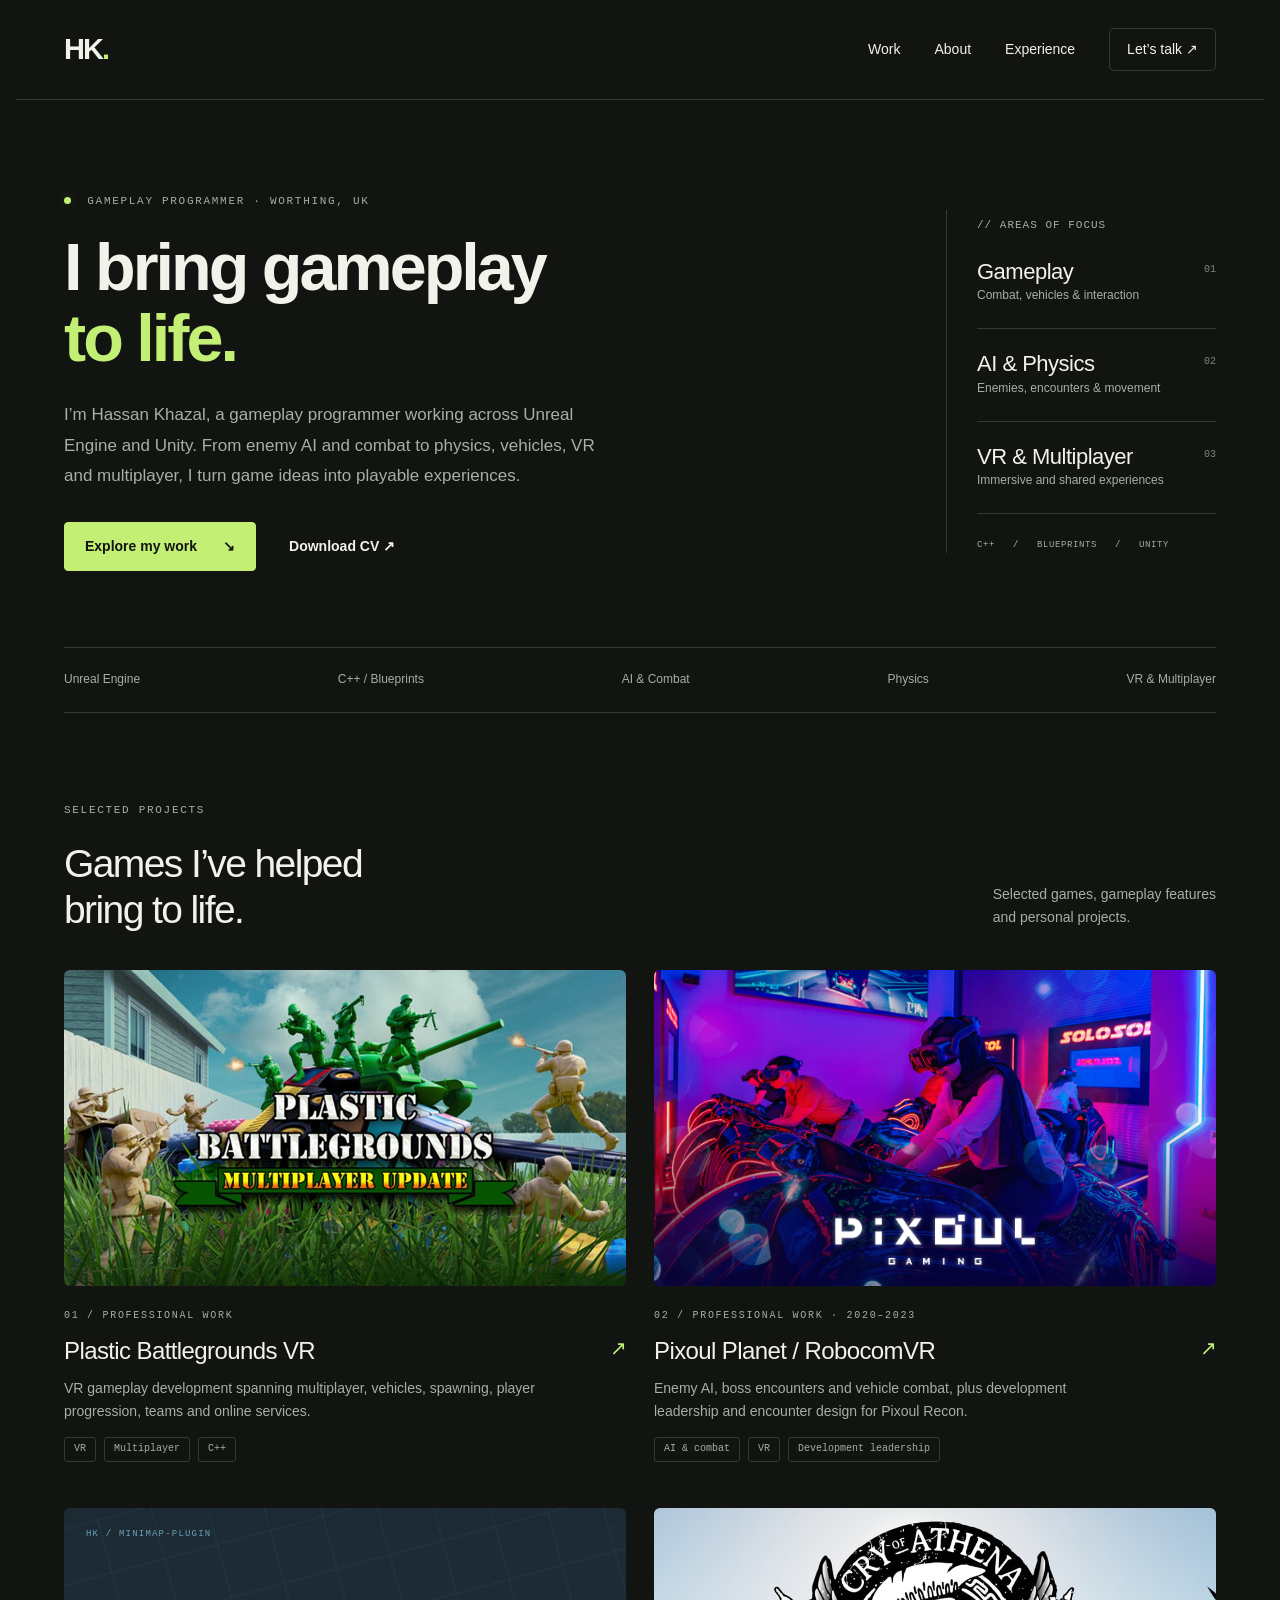
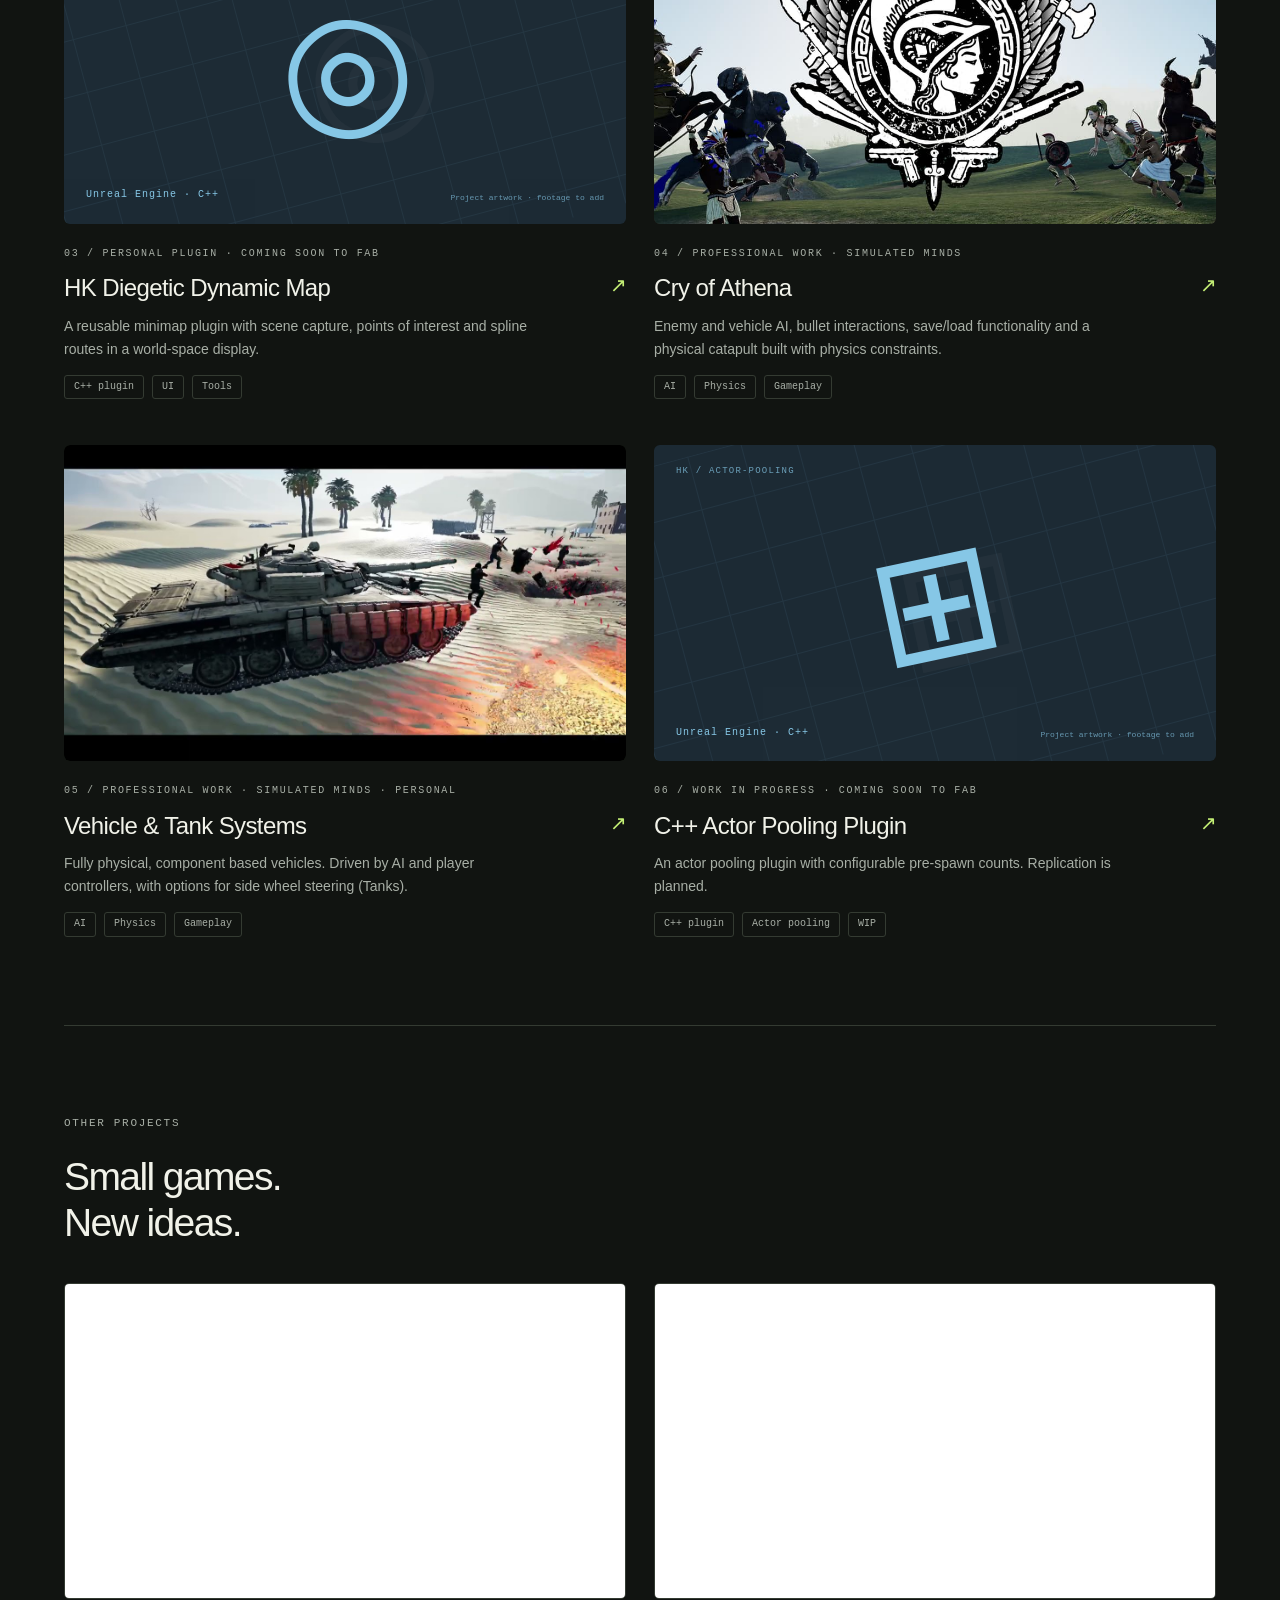
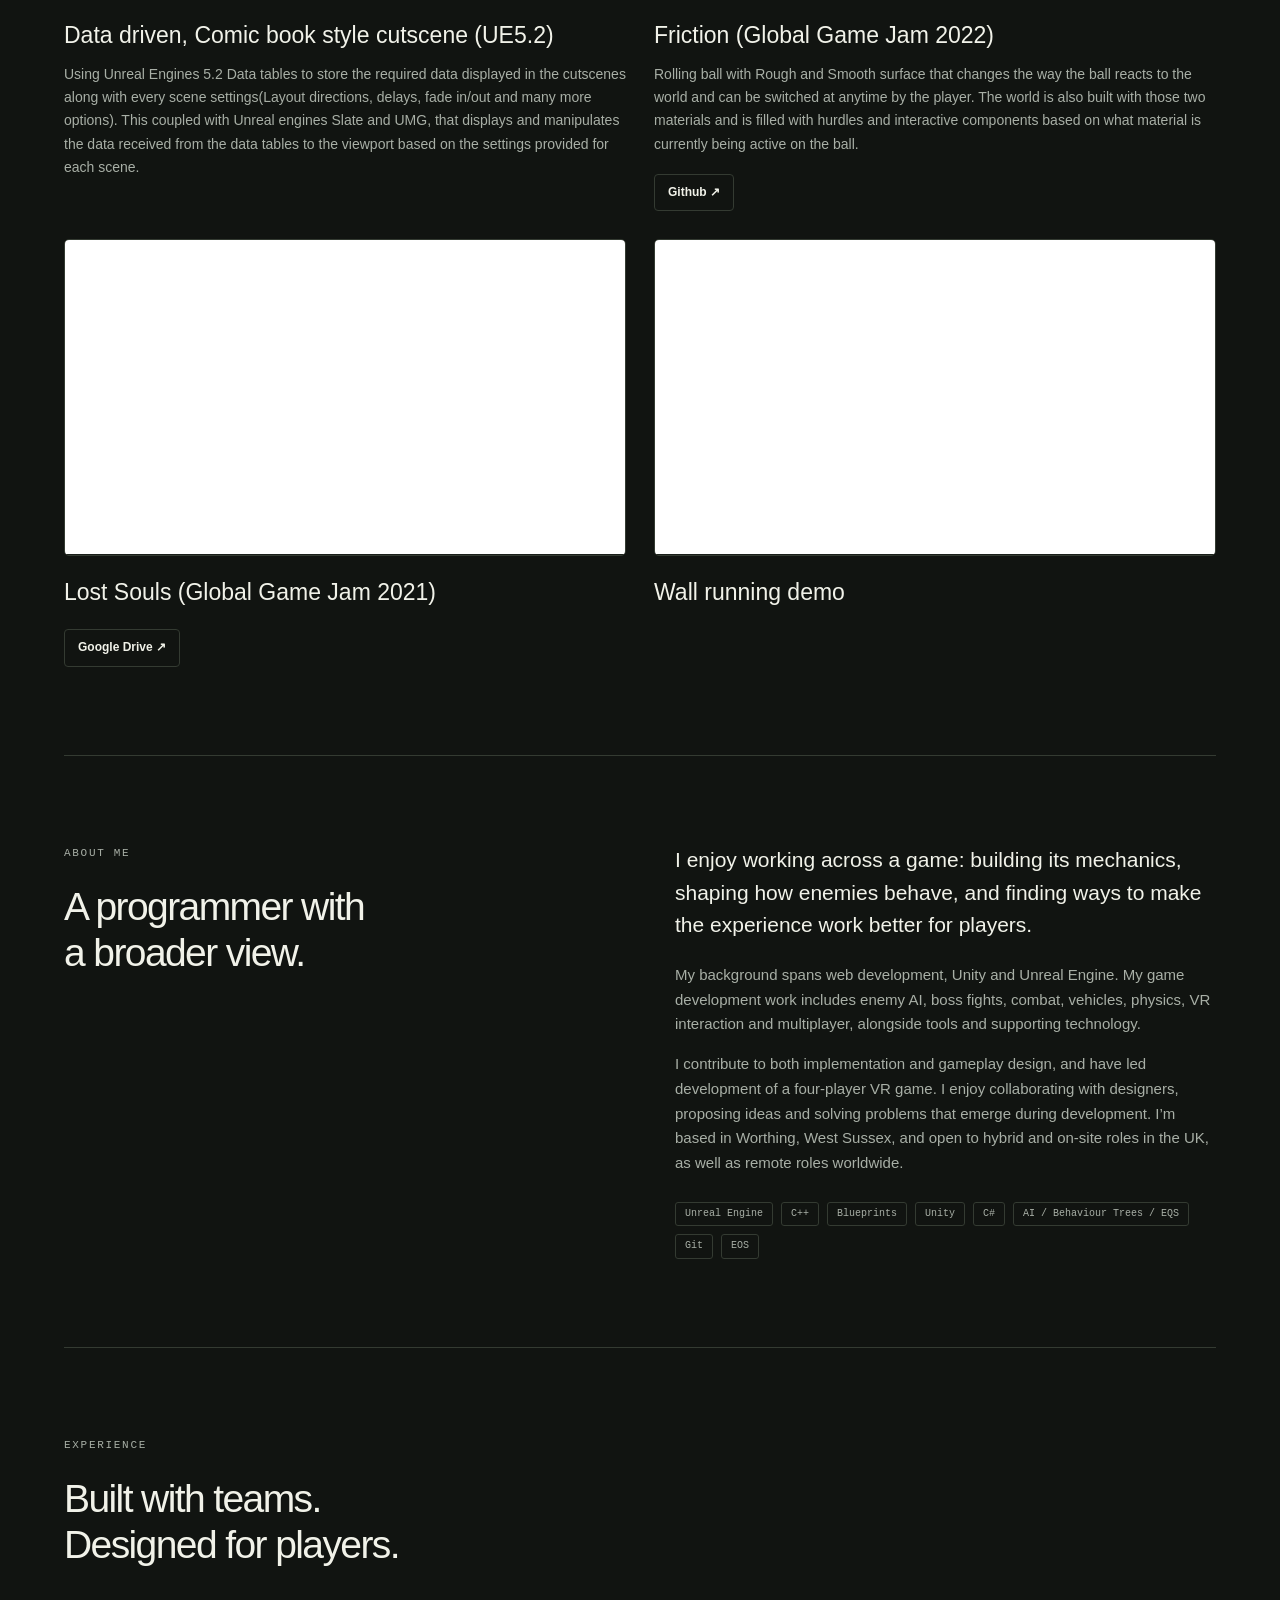
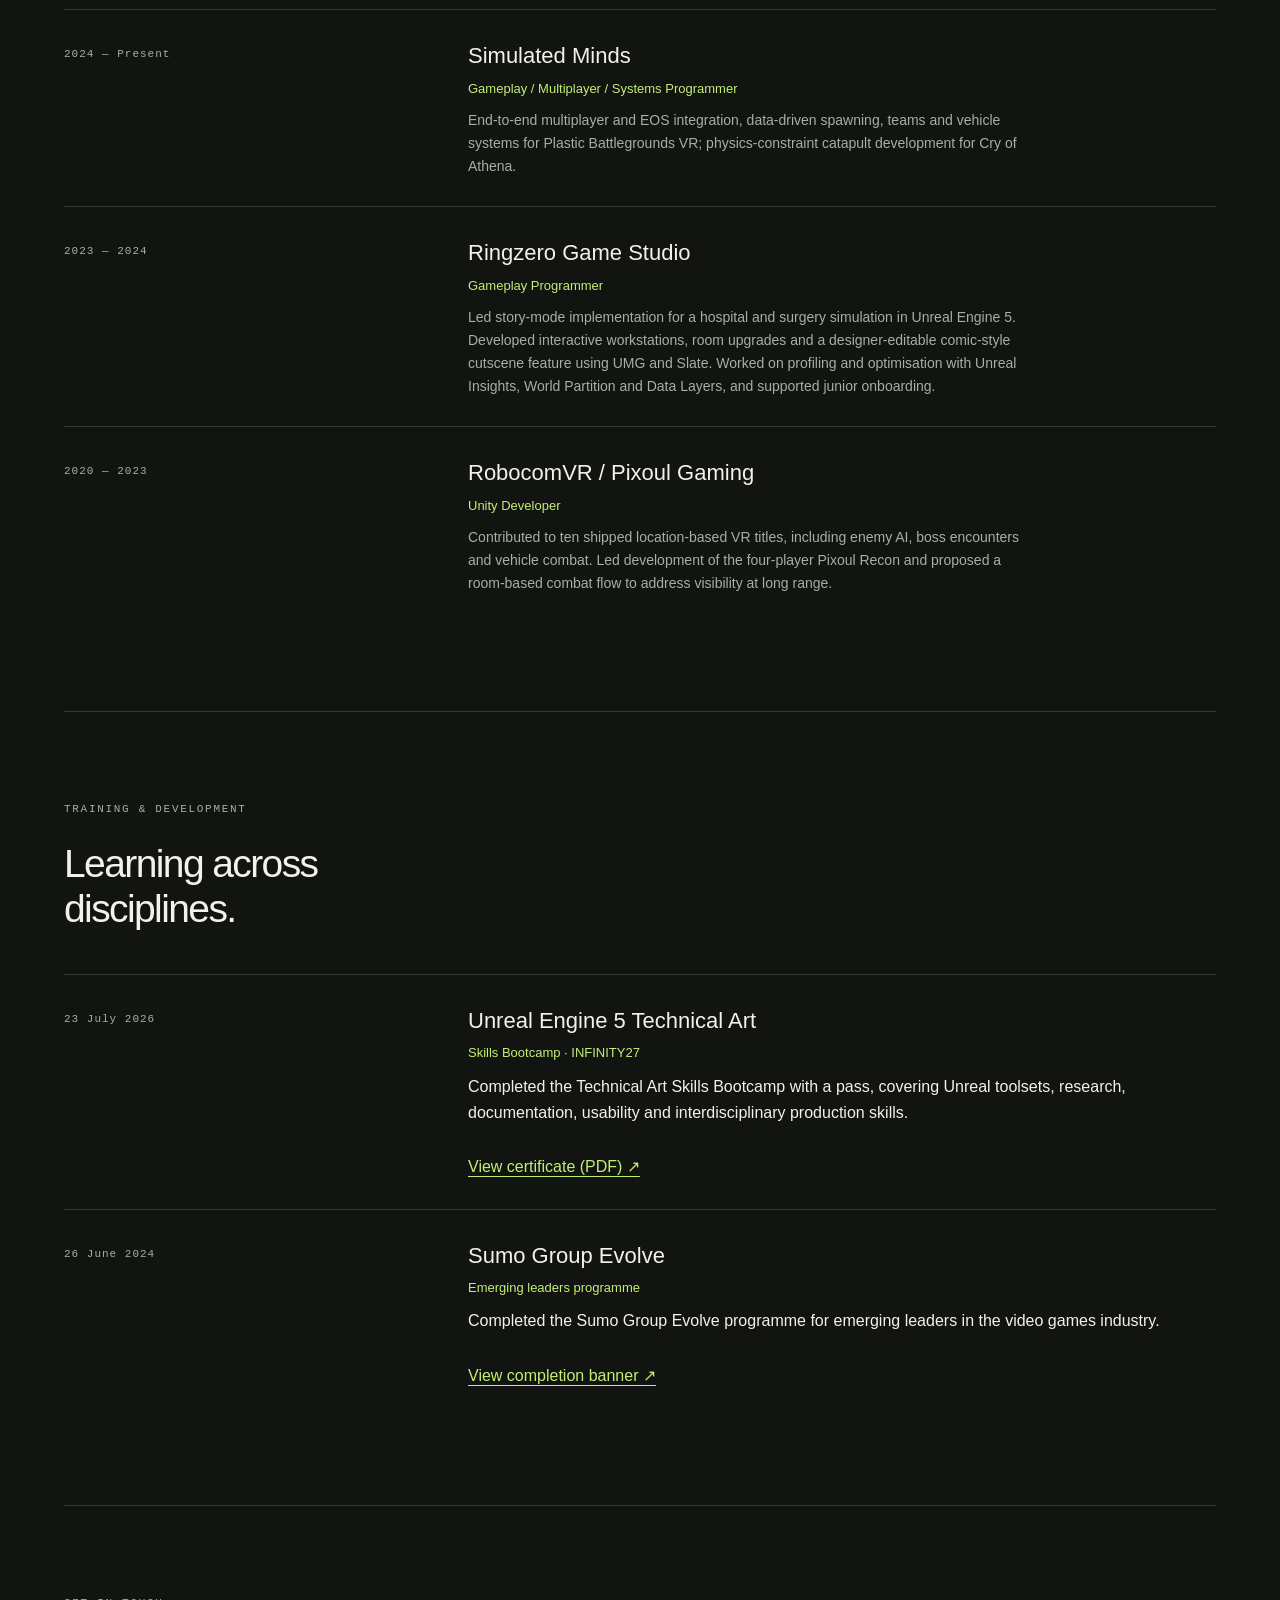
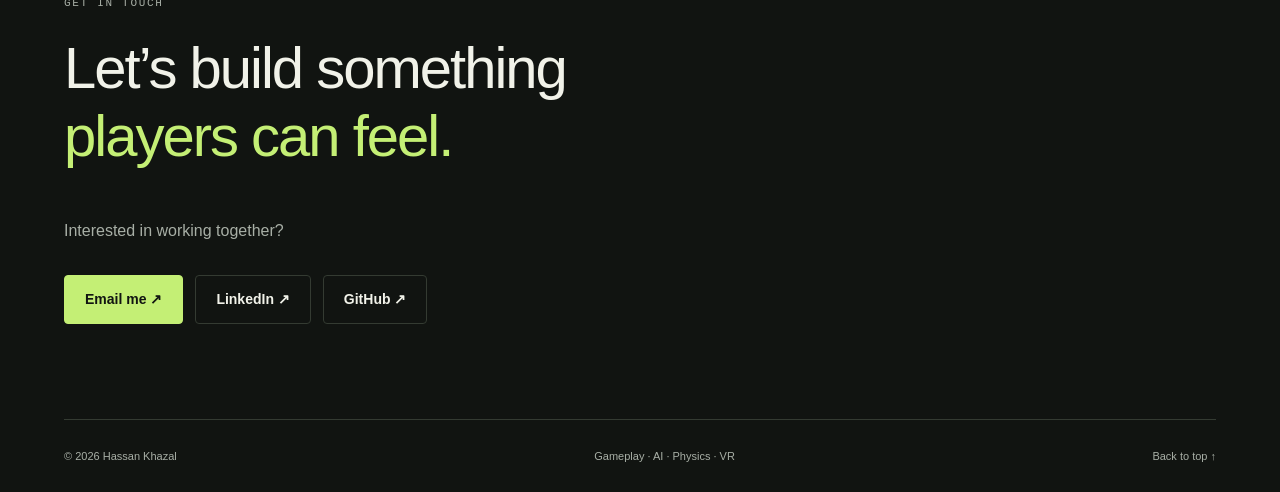
<file: index.html>
<!doctype html>
<html lang="en">

<head>
  <meta charset="utf-8">
  <meta name="viewport" content="width=device-width,initial-scale=1">
  <title>Gameplay Programmer | Hassan Khazal</title>
  <meta name="description"
    content="Hassan Khazal — gameplay programmer working across Unreal Engine and Unity, with experience in AI, combat, physics, vehicles, VR and multiplayer.">
  <meta name="theme-color" content="#111411">
  <meta property="og:title" content="Gameplay Programmer | Hassan Khazal">
  <meta property="og:description"
    content="Hassan Khazal — gameplay programmer working across Unreal Engine and Unity, with experience in AI, combat, physics, vehicles, VR and multiplayer.">
  <meta property="og:type" content="website">
  <link rel="icon" href="assets/favicon.svg" type="image/svg+xml">
  <link rel="stylesheet" href="style.css">
</head>

<body id="top" data-root=""><a class="skip" href="#main">Skip to content</a>
  <header class="site-header"><a class="brand" href="index.html" aria-label="Hassan Khazal home">HK<span
        class="brand-dot">.</span></a>
    <nav aria-label="Main navigation"><a href="index.html#work">Work</a><a href="index.html#about">About</a><a
        href="index.html#experience">Experience</a><a class="nav-contact" href="index.html#contact">Let’s talk <span
          aria-hidden="true">↗</span></a></nav>
  </header>
  <main id="main">
    <section class="hero">
      <div class="hero-copy">
        <p class="eyebrow"><span class="status-dot"></span> Gameplay programmer · Worthing, UK</p>
        <h1>I bring gameplay<br><em>to life.</em></h1>
        <p class="hero-description">I’m Hassan Khazal, a gameplay programmer working across Unreal Engine and Unity.
          From enemy AI and combat to physics, vehicles, VR and multiplayer, I turn game ideas into playable
          experiences.</p>
        <div class="actions"><a class="button primary" href="#work">Explore my work <span
              aria-hidden="true">↘</span></a><a class="button quiet" data-contact="cv" hidden>Download CV ↗</a></div>
      </div>
      <aside class="hero-side" aria-label="Areas of focus"><span class="mono">// AREAS OF FOCUS</span>
        <div><span class="focus-num">01</span>
          <h2>Gameplay</h2>
          <p>Combat, vehicles &amp; interaction</p>
        </div>
        <div><span class="focus-num">02</span>
          <h2>AI &amp; Physics</h2>
          <p>Enemies, encounters &amp; movement</p>
        </div>
        <div><span class="focus-num">03</span>
          <h2>VR &amp; Multiplayer</h2>
          <p>Immersive and shared experiences</p>
        </div><span class="side-signature">C++ &nbsp; / &nbsp; BLUEPRINTS &nbsp; / &nbsp; UNITY</span>
      </aside>
    </section>
    <div class="skill-strip"><span>Unreal Engine</span><span>C++ / Blueprints</span><span>AI &amp;
        Combat</span><span>Physics</span><span>VR &amp; Multiplayer</span></div>
    <section id="work" class="section">
      <div class="section-heading">
        <div>
          <p class="eyebrow">Selected projects</p>
          <h2>Games I’ve helped<br>bring to life.</h2>
        </div>
        <p>Selected games, gameplay features<br>and personal projects.</p>
      </div>
      <div class="project-grid"></div>
    </section>
    <section id="game-jams" class="section">
      <div class="section-heading">
        <div>
          <p class="eyebrow">Other Projects</p>
          <h2>Small games.<br>New ideas.</h2>
        </div>
      </div>
      <div class="jam-grid">
        <article class="jam-card" data-jam="0">
          <div class="jam-video"><span>Video coming soon</span></div>
          <h3>Game jam project 1</h3>
          <p data-jam-description hidden></p>
        </article>
        <article class="jam-card" data-jam="1">
          <div class="jam-video"><span>Video coming soon</span></div>
          <h3>Game jam project 2</h3>
          <p data-jam-description hidden></p>
        </article>
        <article class="jam-card" data-jam="2">
          <div class="jam-video">
            <span>Video coming soon</span>
          </div>
          <h3>Game jam project 3</h3>
          <p data-jam-description hidden></p>
        </article>
      </div>
    </section>
    <section id="about" class="section about">
      <div>
        <p class="eyebrow">About me</p>
        <h2>A programmer with<br>a broader view.</h2>
      </div>
      <div class="about-copy">
        <p class="lead">I enjoy working across a game: building its mechanics, shaping how enemies behave, and finding
          ways to make the experience work better for players.</p>
        <p>My background spans web development, Unity and Unreal Engine. My game development work includes enemy AI,
          boss fights, combat, vehicles, physics, VR interaction and multiplayer, alongside tools and supporting
          technology.</p>
        <p>I contribute to both implementation and gameplay design, and have led development of a four-player VR game. I
          enjoy collaborating with designers, proposing ideas and solving problems that emerge during development. I’m
          based in Worthing, West Sussex, and open to hybrid and on-site roles in the UK, as well as remote roles
          worldwide.</p>
        <div class="tags"><span>Unreal
            Engine</span><span>C++</span><span>Blueprints</span><span>Unity</span><span>C#</span><span>AI / Behaviour
            Trees / EQS</span><span>Git</span><span>EOS</span></div>
      </div>
    </section>
    <section id="experience" class="section">
      <p class="eyebrow">Experience</p>
      <h2>Built with teams.<br>Designed for players.</h2>
      <div class="timeline">
        <article><span class="mono">2024 — Present</span>
          <div>
            <h3>Simulated Minds</h3>
            <p class="role">Gameplay / Multiplayer / Systems Programmer</p>
            <p>End-to-end multiplayer and EOS integration, data-driven spawning, teams and vehicle systems for Plastic
              Battlegrounds VR; physics-constraint catapult development for Cry of Athena.</p>
          </div>
        </article>
        <article><span class="mono">2023 — 2024</span>
          <div>
            <h3>Ringzero Game Studio</h3>
            <p class="role">Gameplay Programmer</p>
            <p>Led story-mode implementation for a hospital and surgery simulation in Unreal Engine 5. Developed
              interactive workstations, room upgrades and a designer-editable comic-style cutscene feature using UMG and
              Slate. Worked on profiling and optimisation with Unreal Insights, World Partition and Data Layers, and
              supported junior onboarding.</p>
          </div>
        </article>
        <article><span class="mono">2020 — 2023</span>
          <div>
            <h3>RobocomVR / Pixoul Gaming</h3>
            <p class="role">Unity Developer</p>
            <p>Contributed to ten shipped location-based VR titles, including enemy AI, boss encounters and vehicle
              combat. Led development of the four-player Pixoul Recon and proposed a room-based combat flow to address
              visibility at long range.</p>
          </div>
        </article>
      </div>
    </section>
    <section id="training" class="section">
      <p class="eyebrow">Training &amp; development</p>
      <h2>Learning across<br>disciplines.</h2>
      <div class="timeline">
        <article><span class="mono">23 July 2026</span>
          <div>
            <h3>Unreal Engine 5 Technical Art</h3>
            <p class="role">Skills Bootcamp · INFINITY27</p>
            <p>Completed the Technical Art Skills Bootcamp with a pass, covering Unreal toolsets, research,
              documentation, usability and interdisciplinary production skills.</p><a class="text-link"
              href="assets/Hassan-Khazal-Technical-Art-Certificate.pdf">View certificate (PDF) ↗</a>
          </div>
        </article>
        <article><span class="mono">26 June 2024</span>
          <div>
            <h3>Sumo Group Evolve</h3>
            <p class="role">Emerging leaders programme</p>
            <p>Completed the Sumo Group Evolve programme for emerging leaders in the video games industry.</p><a
              class="text-link" href="assets/Sumo-Evolve-Completion.png">View completion banner ↗</a>
          </div>
        </article>
      </div>
    </section>
    <section id="contact" class="section contact">
      <p class="eyebrow">Get in touch</p>
      <h2>Let’s build something<br><em>players can feel.</em></h2>
      <p>Interested in working together?</p>
      <div class="actions"><a class="button primary" data-contact="email" hidden>Email me ↗</a><a class="button"
          data-contact="linkedin" hidden>LinkedIn ↗</a><a class="button" data-contact="github" hidden>GitHub ↗</a></div>
      <p class="setup-note" data-contact-note>Contact links coming soon.</p><noscript>
        <p>Enable JavaScript to show configured contact links.</p>
      </noscript>
    </section>
  </main>
  <footer><span>© <span data-year>2026</span> Hassan Khazal</span><span>Gameplay · AI · Physics · VR</span><a
      href="#top">Back to top ↑</a></footer>
  <script src="config.js"></script>
  <script src="script.js"></script>
</body>

</html>
</file>
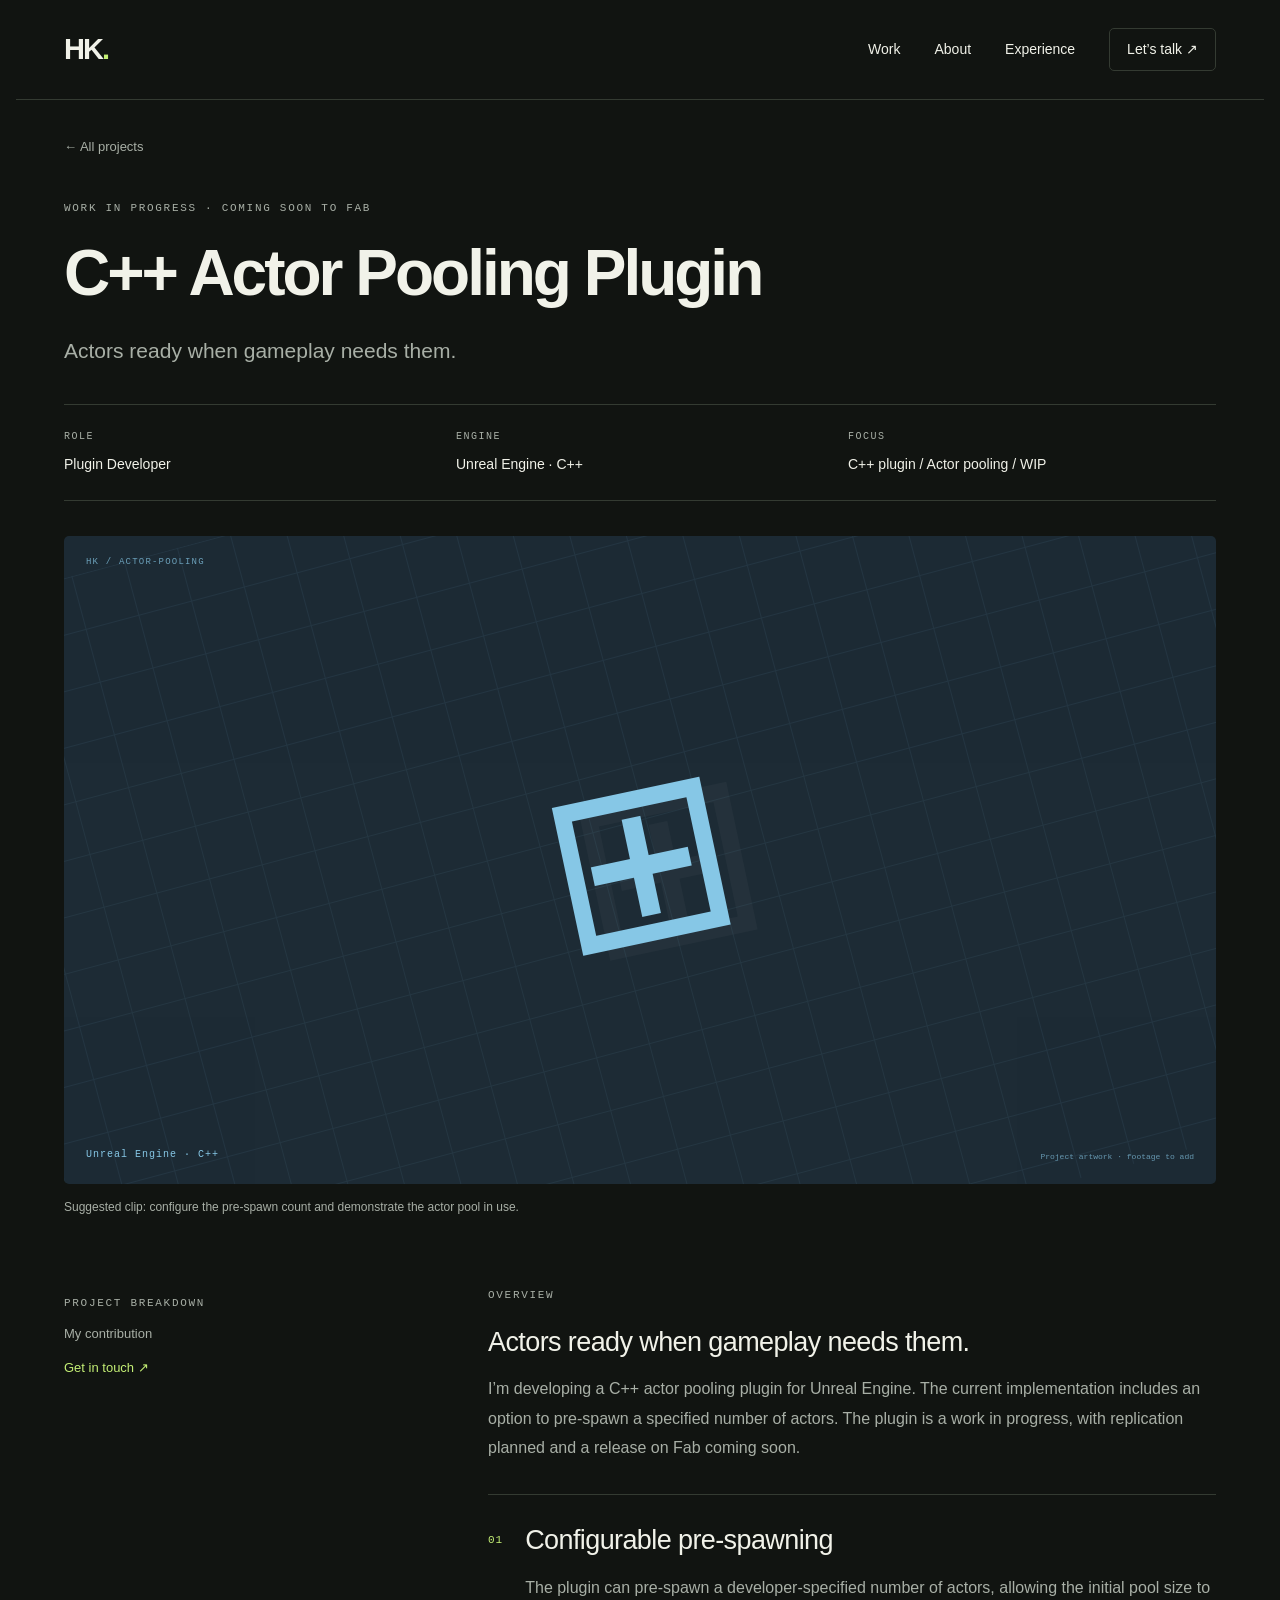
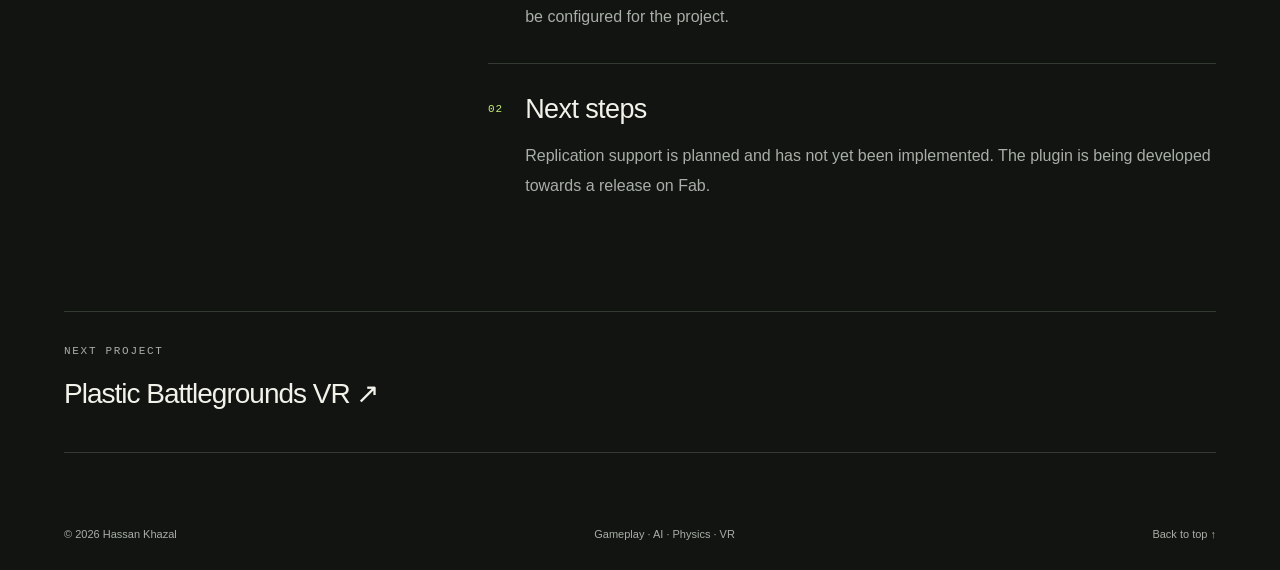
<file: projects/actor-pooling.html>
<!doctype html><html lang="en"><head><meta charset="utf-8"><meta name="viewport" content="width=device-width,initial-scale=1"><title>C++ Actor Pooling Plugin | Hassan Khazal</title><meta name="description" content="An actor pooling plugin with configurable pre-spawn counts. Replication is planned, with a Fab release coming soon."><meta name="theme-color" content="#111411"><meta property="og:title" content="C++ Actor Pooling Plugin | Hassan Khazal"><meta property="og:description" content="An actor pooling plugin with configurable pre-spawn counts. Replication is planned, with a Fab release coming soon."><meta property="og:type" content="website"><link rel="icon" href="../assets/favicon.svg" type="image/svg+xml"><link rel="stylesheet" href="../style.css"></head><body id="top" data-root="../"><a class="skip" href="#main">Skip to content</a><header class="site-header"><a class="brand" href="../index.html" aria-label="Hassan Khazal home">HK<span class="brand-dot">.</span></a><nav aria-label="Main navigation"><a href="../index.html#work">Work</a><a href="../index.html#about">About</a><a href="../index.html#experience">Experience</a><a class="nav-contact" href="../index.html#contact">Let’s talk <span aria-hidden="true">↗</span></a></nav></header><main id="main" class="project-page"><a class="back-link" href="../index.html#work">← All projects</a><section class="project-intro"><p class="eyebrow">Work in progress · Coming soon to Fab</p><h1>C++ Actor Pooling Plugin</h1><p class="project-subtitle">Actors ready when gameplay needs them.</p><dl class="project-facts"><div><dt>Role</dt><dd>Plugin Developer</dd></div><div><dt>Engine</dt><dd>Unreal Engine · C++</dd></div><div><dt>Focus</dt><dd>C++ plugin / Actor pooling / WIP</dd></div></dl></section><figure class="project-media" data-video="actor-pooling"><div class="project-art blue" data-poster="actor-pooling"><div class="art-grid" aria-hidden="true"></div><span class="art-index" aria-hidden="true">HK / ACTOR-POOLING</span><div class="art-symbol" aria-hidden="true">⊞</div><span class="art-label">Unreal Engine · C++</span><span class="art-note">Project artwork · footage to add</span></div><figcaption>Suggested clip: configure the pre-spawn count and demonstrate the actor pool in use.</figcaption></figure><div class="case-layout"><aside><p class="eyebrow">Project breakdown</p><p>My contribution</p><a href="../index.html#contact">Get in touch ↗</a></aside><div><section class="case-section overview"><div><p class="eyebrow">Overview</p><h2>Actors ready when gameplay needs them.</h2><p>I’m developing a C++ actor pooling plugin for Unreal Engine. The current implementation includes an option to pre-spawn a specified number of actors. The plugin is a work in progress, with replication planned and a release on Fab coming soon.</p></div></section><section class="case-section"><span class="mono">01</span><div><h2>Configurable pre-spawning</h2><p>The plugin can pre-spawn a developer-specified number of actors, allowing the initial pool size to be configured for the project.</p></div></section><section class="case-section"><span class="mono">02</span><div><h2>Next steps</h2><p>Replication support is planned and has not yet been implemented. The plugin is being developed towards a release on Fab.</p></div></section></div></div><a class="next-project" href="plastic-battlegrounds.html"><span class="eyebrow">Next project</span><span>Plastic Battlegrounds VR ↗</span></a></main><footer><span>© <span data-year>2026</span> Hassan Khazal</span><span>Gameplay · AI · Physics · VR</span><a href="#top">Back to top ↑</a></footer><script src="../config.js"></script><script src="../script.js"></script></body></html>
</file>
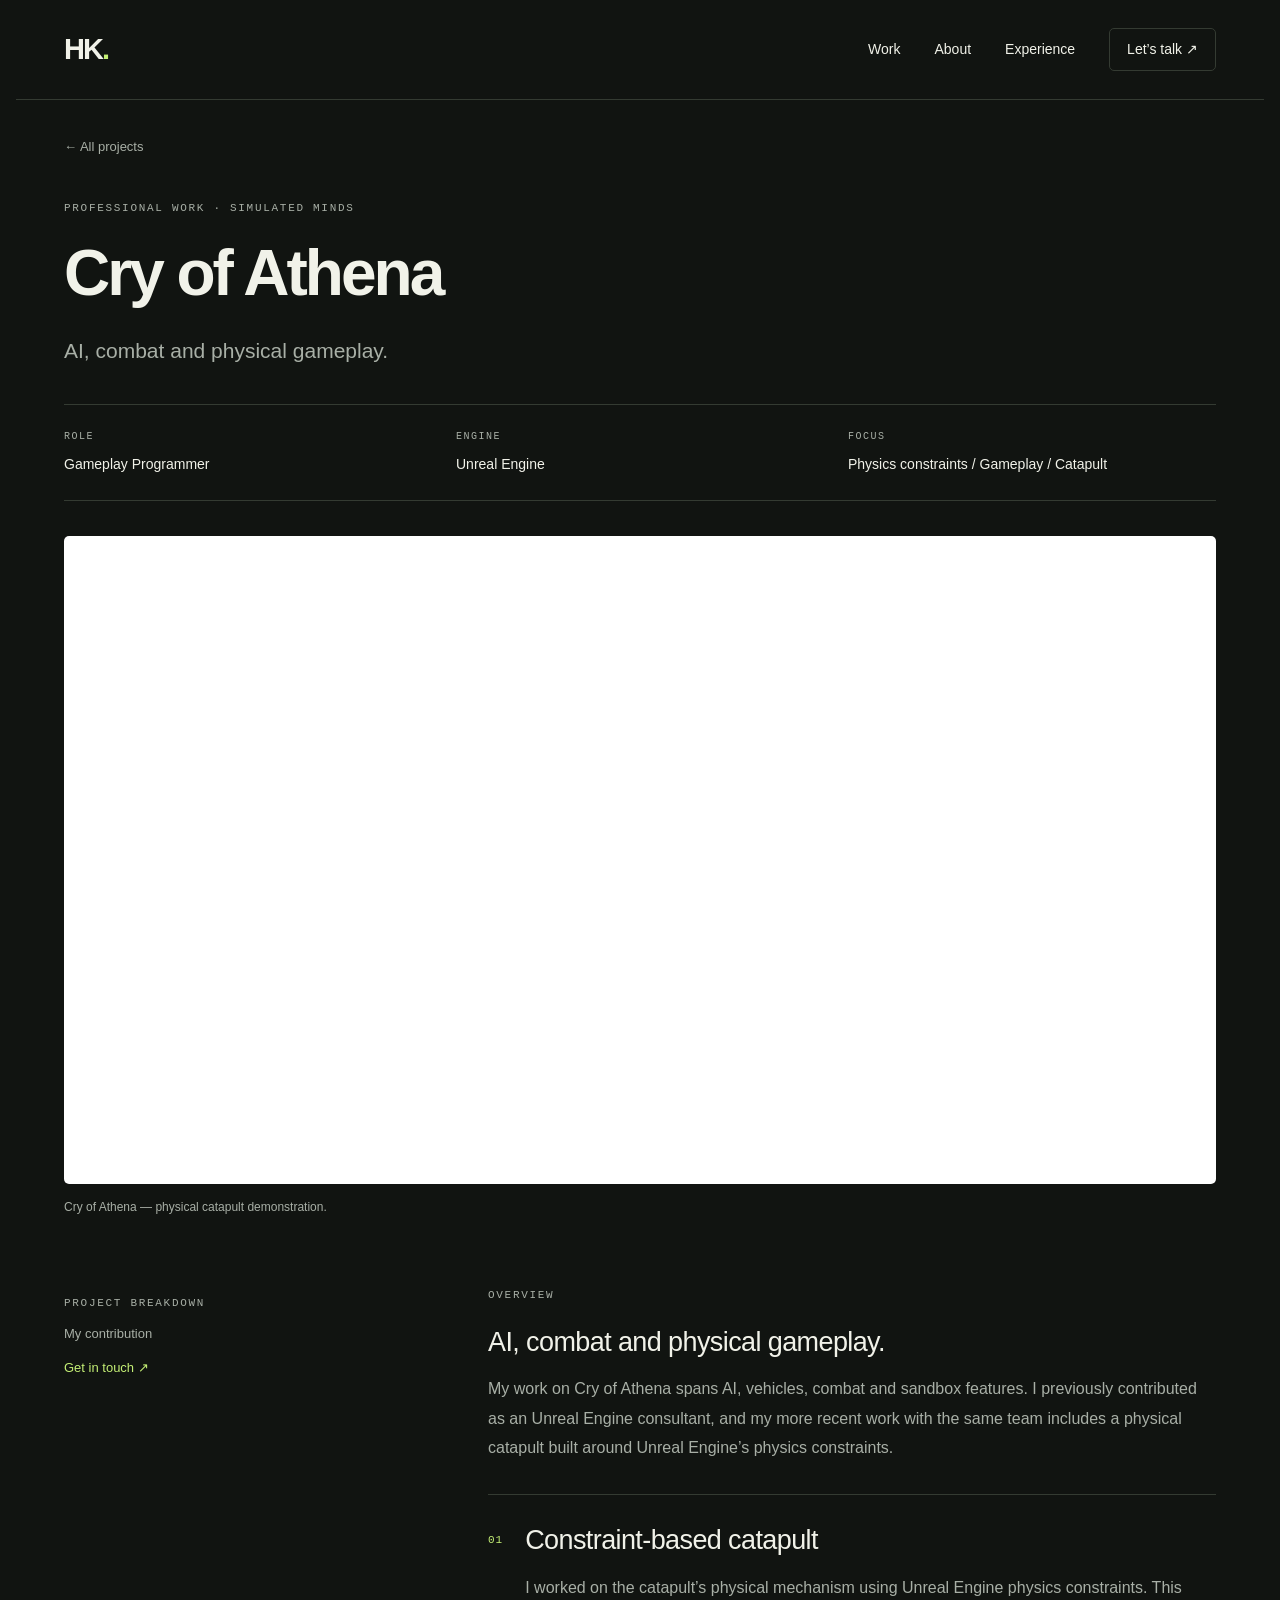
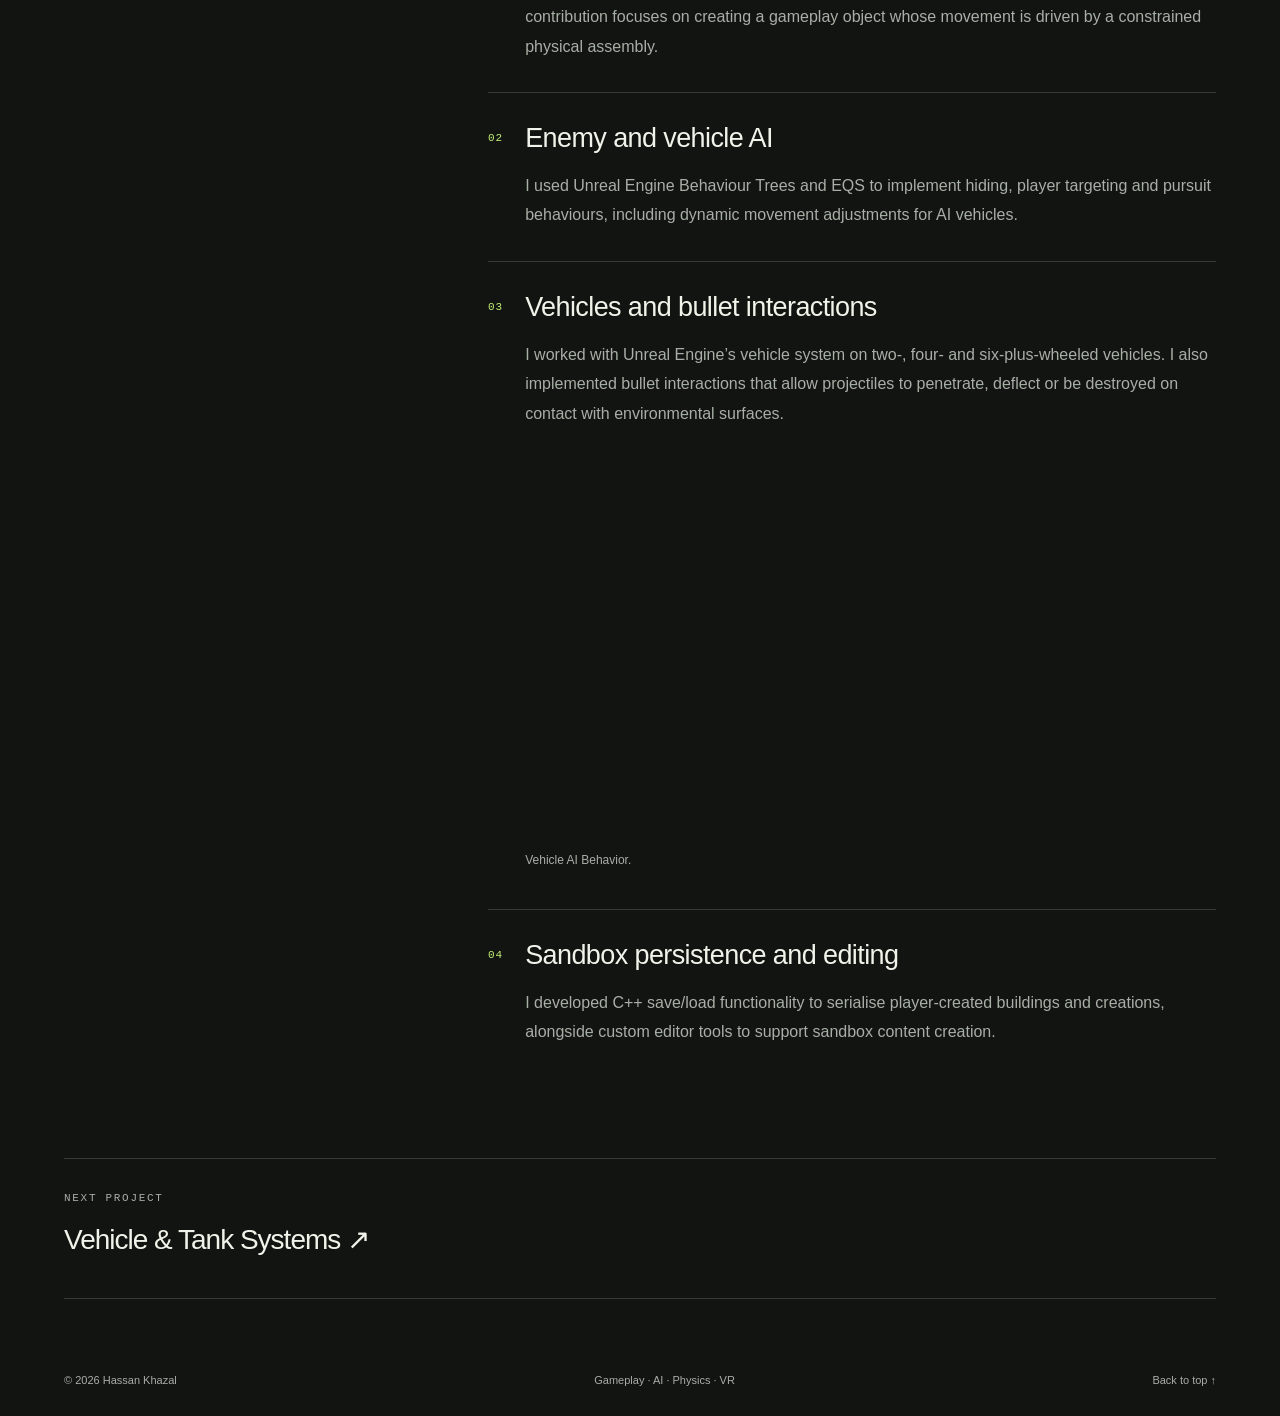
<file: projects/cry-of-athena.html>
<!doctype html><html lang="en"><head><meta charset="utf-8"><meta name="viewport" content="width=device-width,initial-scale=1"><title>Cry of Athena | Hassan Khazal</title><meta name="description" content="Enemy and vehicle AI, bullet interactions, save/load functionality and a physical catapult built with Unreal physics constraints."><meta name="theme-color" content="#111411"><meta property="og:title" content="Cry of Athena | Hassan Khazal"><meta property="og:description" content="Enemy and vehicle AI, bullet interactions, save/load functionality and a physical catapult built with Unreal physics constraints."><meta property="og:type" content="website"><link rel="icon" href="../assets/favicon.svg" type="image/svg+xml"><link rel="stylesheet" href="../style.css"></head><body id="top" data-root="../"><a class="skip" href="#main">Skip to content</a><header class="site-header"><a class="brand" href="../index.html" aria-label="Hassan Khazal home">HK<span class="brand-dot">.</span></a><nav aria-label="Main navigation"><a href="../index.html#work">Work</a><a href="../index.html#about">About</a><a href="../index.html#experience">Experience</a><a class="nav-contact" href="../index.html#contact">Let’s talk <span aria-hidden="true">↗</span></a></nav></header><main id="main" class="project-page"><a class="back-link" href="../index.html#work">← All projects</a><section class="project-intro"><p class="eyebrow">Professional work · Simulated Minds</p><h1>Cry of Athena</h1><p class="project-subtitle">AI, combat and physical gameplay.</p><dl class="project-facts"><div><dt>Role</dt><dd>Gameplay Programmer</dd></div><div><dt>Engine</dt><dd>Unreal Engine</dd></div><div><dt>Focus</dt><dd>Physics constraints / Gameplay / Catapult</dd></div></dl></section><figure class="project-media" data-video="cry-of-athena"><div class="project-art orange" data-poster="cry-of-athena"><div class="art-grid" aria-hidden="true"></div><span class="art-index" aria-hidden="true">HK / CRY-OF-ATHENA</span><div class="art-symbol" aria-hidden="true">⊞</div><span class="art-label">Unreal Engine</span><span class="art-note">Project artwork · footage to add</span></div><figcaption>Suggested clip: the physical catapult in action, with a close-up of the moving arm and constrained mechanism.</figcaption></figure><div class="case-layout"><aside><p class="eyebrow">Project breakdown</p><p>My contribution</p><a href="../index.html#contact">Get in touch ↗</a></aside><div><section class="case-section overview"><div><p class="eyebrow">Overview</p><h2>AI, combat and physical gameplay.</h2><p>My work on Cry of Athena spans AI, vehicles, combat and sandbox features. I previously contributed as an Unreal Engine consultant, and my more recent work with the same team includes a physical catapult built around Unreal Engine’s physics constraints.</p></div></section><section class="case-section"><span class="mono">01</span><div><h2>Constraint-based catapult</h2><p>I worked on the catapult’s physical mechanism using Unreal Engine physics constraints. This contribution focuses on creating a gameplay object whose movement is driven by a constrained physical assembly.</p></div></section><section class="case-section"><span class="mono">02</span><div><h2>Enemy and vehicle AI</h2><p>I used Unreal Engine Behaviour Trees and EQS to implement hiding, player targeting and pursuit behaviours, including dynamic movement adjustments for AI vehicles.</p></div></section><section class="case-section"><span class="mono">03</span><div><h2>Vehicles and bullet interactions</h2><p>I worked with Unreal Engine’s vehicle system on two-, four- and six-plus-wheeled vehicles. I also implemented bullet interactions that allow projectiles to penetrate, deflect or be destroyed on contact with environmental surfaces.</p></div></section><section class="case-section"><span class="mono">04</span><div><h2>Sandbox persistence and editing</h2><p>I developed C++ save/load functionality to serialise player-created buildings and creations, alongside custom editor tools to support sandbox content creation.</p></div></section></div></div><a class="next-project" href="vehicles.html"><span class="eyebrow">Next project</span><span>Vehicle & Tank Systems ↗</span></a></main><footer><span>© <span data-year>2026</span> Hassan Khazal</span><span>Gameplay · AI · Physics · VR</span><a href="#top">Back to top ↑</a></footer><script src="../config.js"></script><script src="../script.js"></script></body></html>
</file>
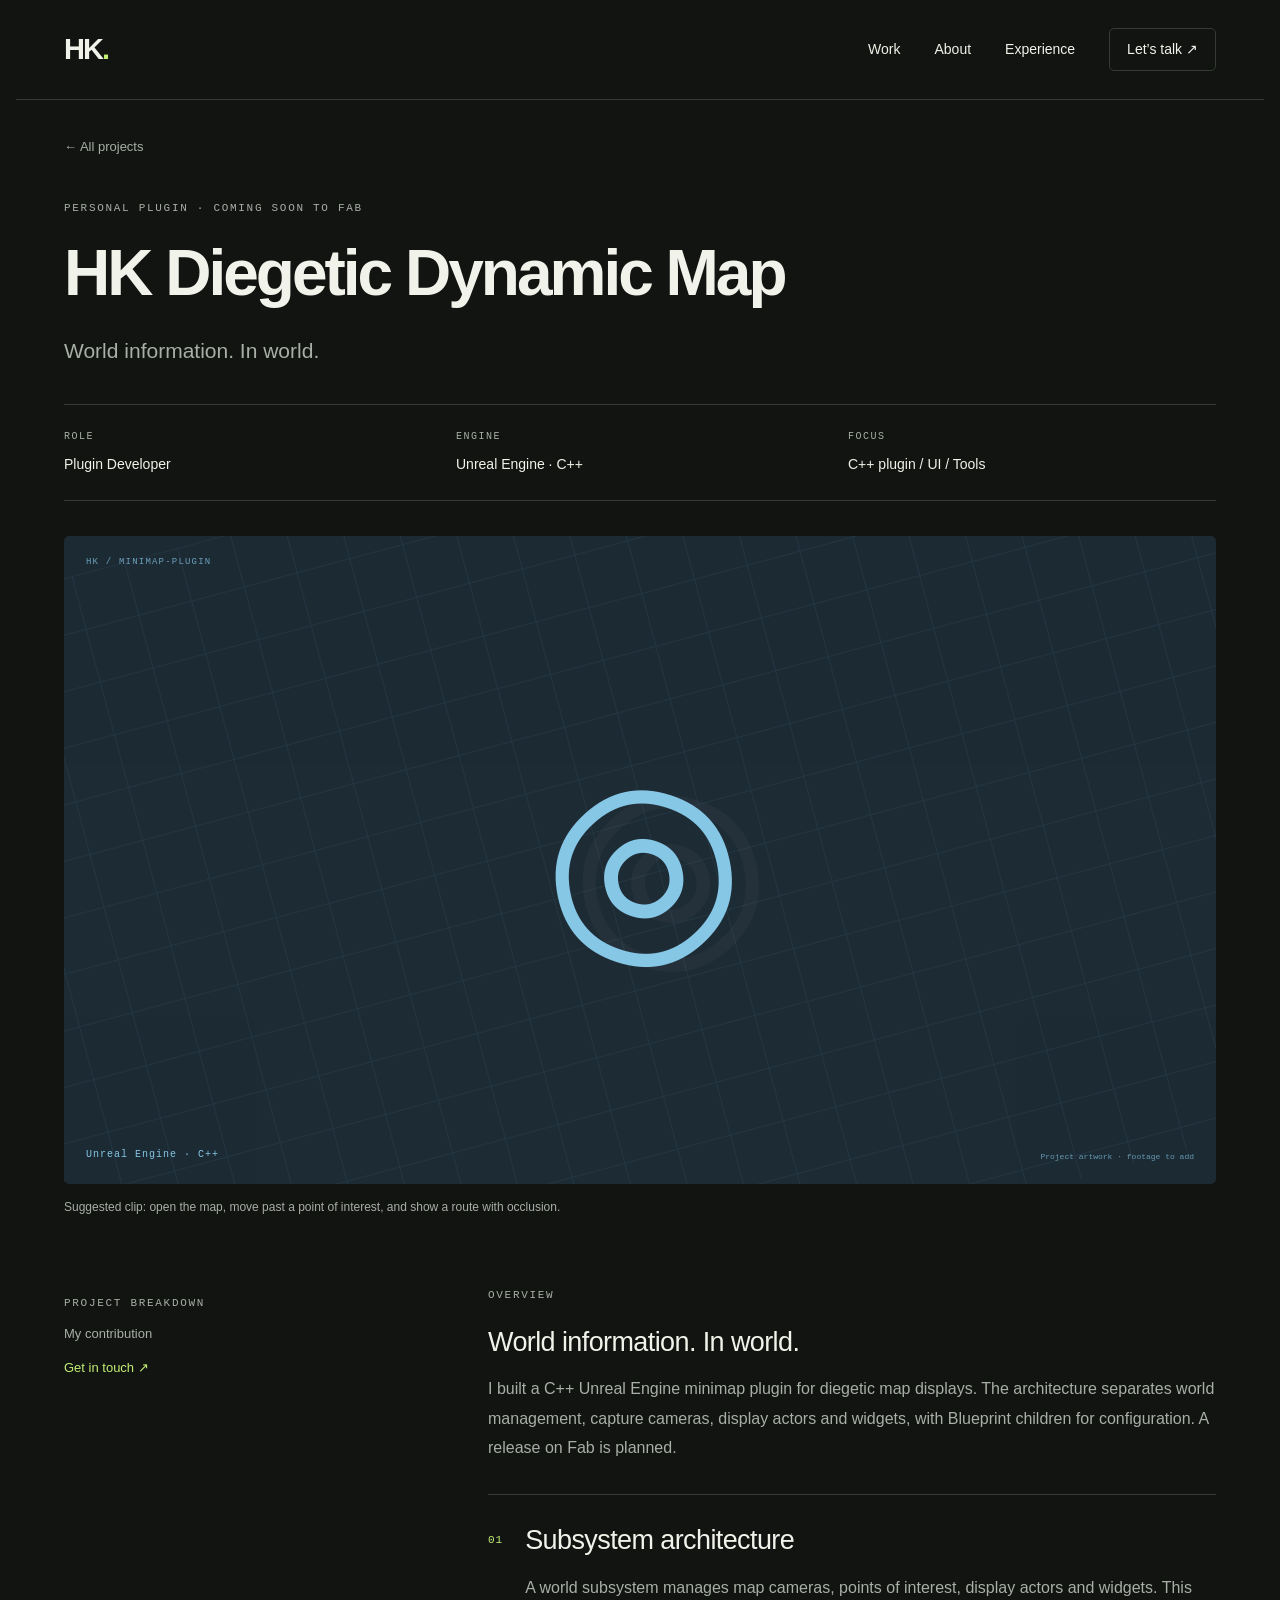
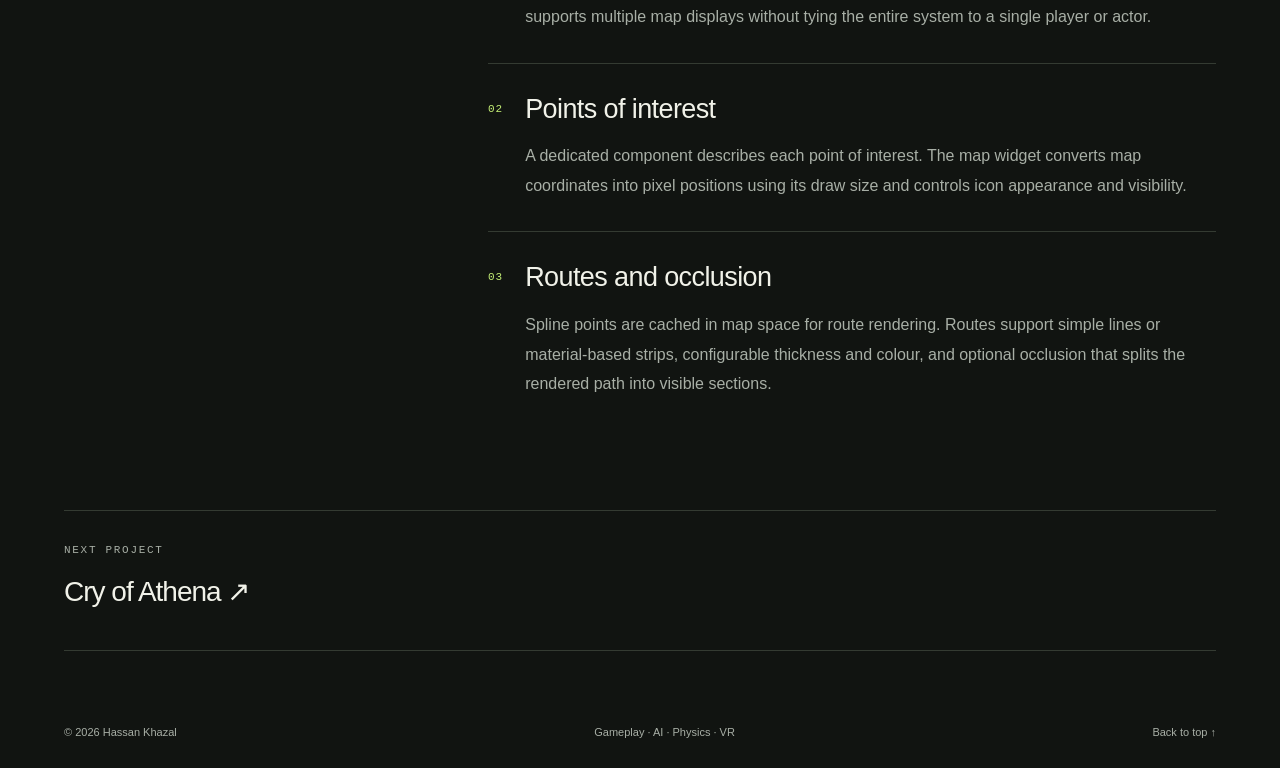
<file: projects/minimap-plugin.html>
<!doctype html><html lang="en"><head><meta charset="utf-8"><meta name="viewport" content="width=device-width,initial-scale=1"><title>HK Diegetic Dynamic Map | Hassan Khazal</title><meta name="description" content="A reusable minimap plugin bringing scene capture, points of interest and spline routes into a world-space display."><meta name="theme-color" content="#111411"><meta property="og:title" content="HK Diegetic Dynamic Map | Hassan Khazal"><meta property="og:description" content="A reusable minimap plugin bringing scene capture, points of interest and spline routes into a world-space display."><meta property="og:type" content="website"><link rel="icon" href="../assets/favicon.svg" type="image/svg+xml"><link rel="stylesheet" href="../style.css"></head><body id="top" data-root="../"><a class="skip" href="#main">Skip to content</a><header class="site-header"><a class="brand" href="../index.html" aria-label="Hassan Khazal home">HK<span class="brand-dot">.</span></a><nav aria-label="Main navigation"><a href="../index.html#work">Work</a><a href="../index.html#about">About</a><a href="../index.html#experience">Experience</a><a class="nav-contact" href="../index.html#contact">Let’s talk <span aria-hidden="true">↗</span></a></nav></header><main id="main" class="project-page"><a class="back-link" href="../index.html#work">← All projects</a><section class="project-intro"><p class="eyebrow">Personal plugin · Coming soon to Fab</p><h1>HK Diegetic Dynamic Map</h1><p class="project-subtitle">World information. In world.</p><dl class="project-facts"><div><dt>Role</dt><dd>Plugin Developer</dd></div><div><dt>Engine</dt><dd>Unreal Engine · C++</dd></div><div><dt>Focus</dt><dd>C++ plugin / UI / Tools</dd></div></dl></section><figure class="project-media" data-video="minimap-plugin"><div class="project-art blue" data-poster="minimap-plugin"><div class="art-grid" aria-hidden="true"></div><span class="art-index" aria-hidden="true">HK / MINIMAP-PLUGIN</span><div class="art-symbol" aria-hidden="true">◎</div><span class="art-label">Unreal Engine · C++</span><span class="art-note">Project artwork · footage to add</span></div><figcaption>Suggested clip: open the map, move past a point of interest, and show a route with occlusion.</figcaption></figure><div class="case-layout"><aside><p class="eyebrow">Project breakdown</p><p>My contribution</p><a href="../index.html#contact">Get in touch ↗</a></aside><div><section class="case-section overview"><div><p class="eyebrow">Overview</p><h2>World information. In world.</h2><p>I built a C++ Unreal Engine minimap plugin for diegetic map displays. The architecture separates world management, capture cameras, display actors and widgets, with Blueprint children for configuration. A release on Fab is planned.</p></div></section><section class="case-section"><span class="mono">01</span><div><h2>Subsystem architecture</h2><p>A world subsystem manages map cameras, points of interest, display actors and widgets. This supports multiple map displays without tying the entire system to a single player or actor.</p></div></section><section class="case-section"><span class="mono">02</span><div><h2>Points of interest</h2><p>A dedicated component describes each point of interest. The map widget converts map coordinates into pixel positions using its draw size and controls icon appearance and visibility.</p></div></section><section class="case-section"><span class="mono">03</span><div><h2>Routes and occlusion</h2><p>Spline points are cached in map space for route rendering. Routes support simple lines or material-based strips, configurable thickness and colour, and optional occlusion that splits the rendered path into visible sections.</p></div></section></div></div><a class="next-project" href="cry-of-athena.html"><span class="eyebrow">Next project</span><span>Cry of Athena ↗</span></a></main><footer><span>© <span data-year>2026</span> Hassan Khazal</span><span>Gameplay · AI · Physics · VR</span><a href="#top">Back to top ↑</a></footer><script src="../config.js"></script><script src="../script.js"></script></body></html>
</file>
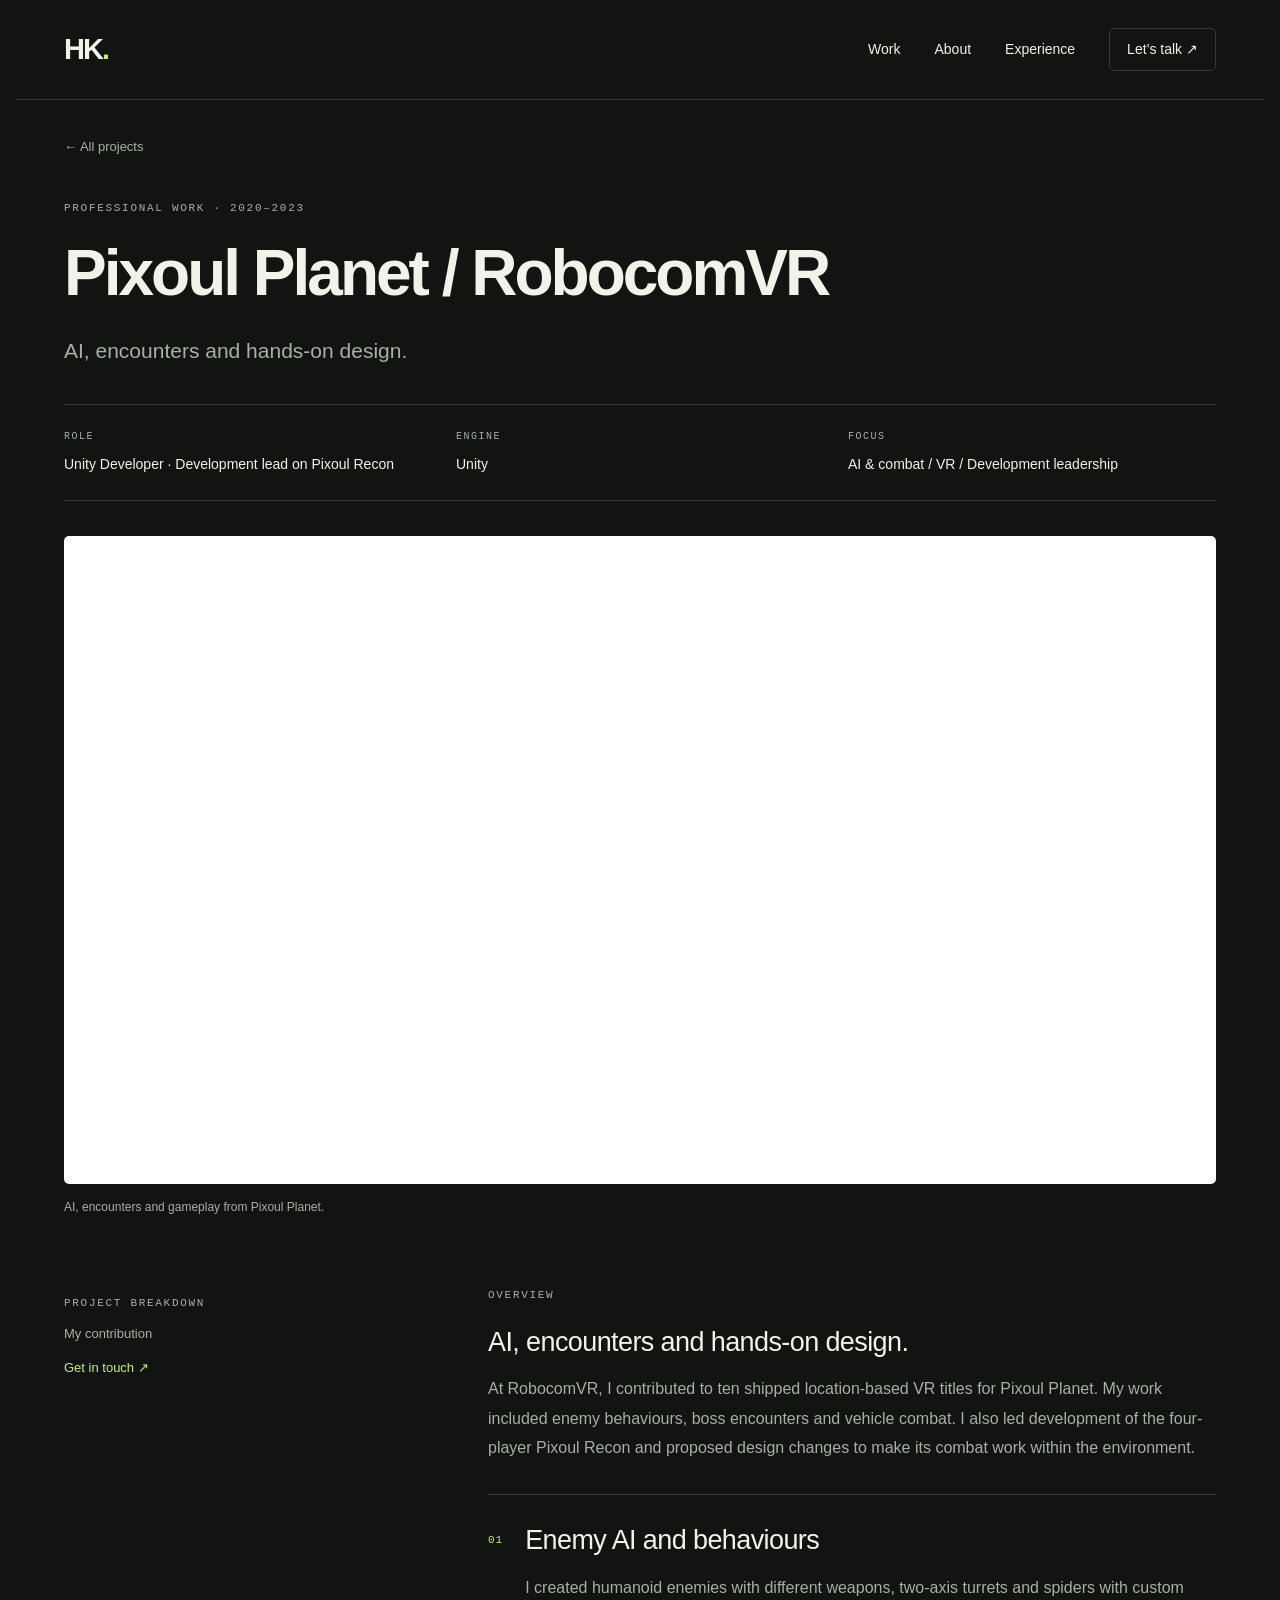
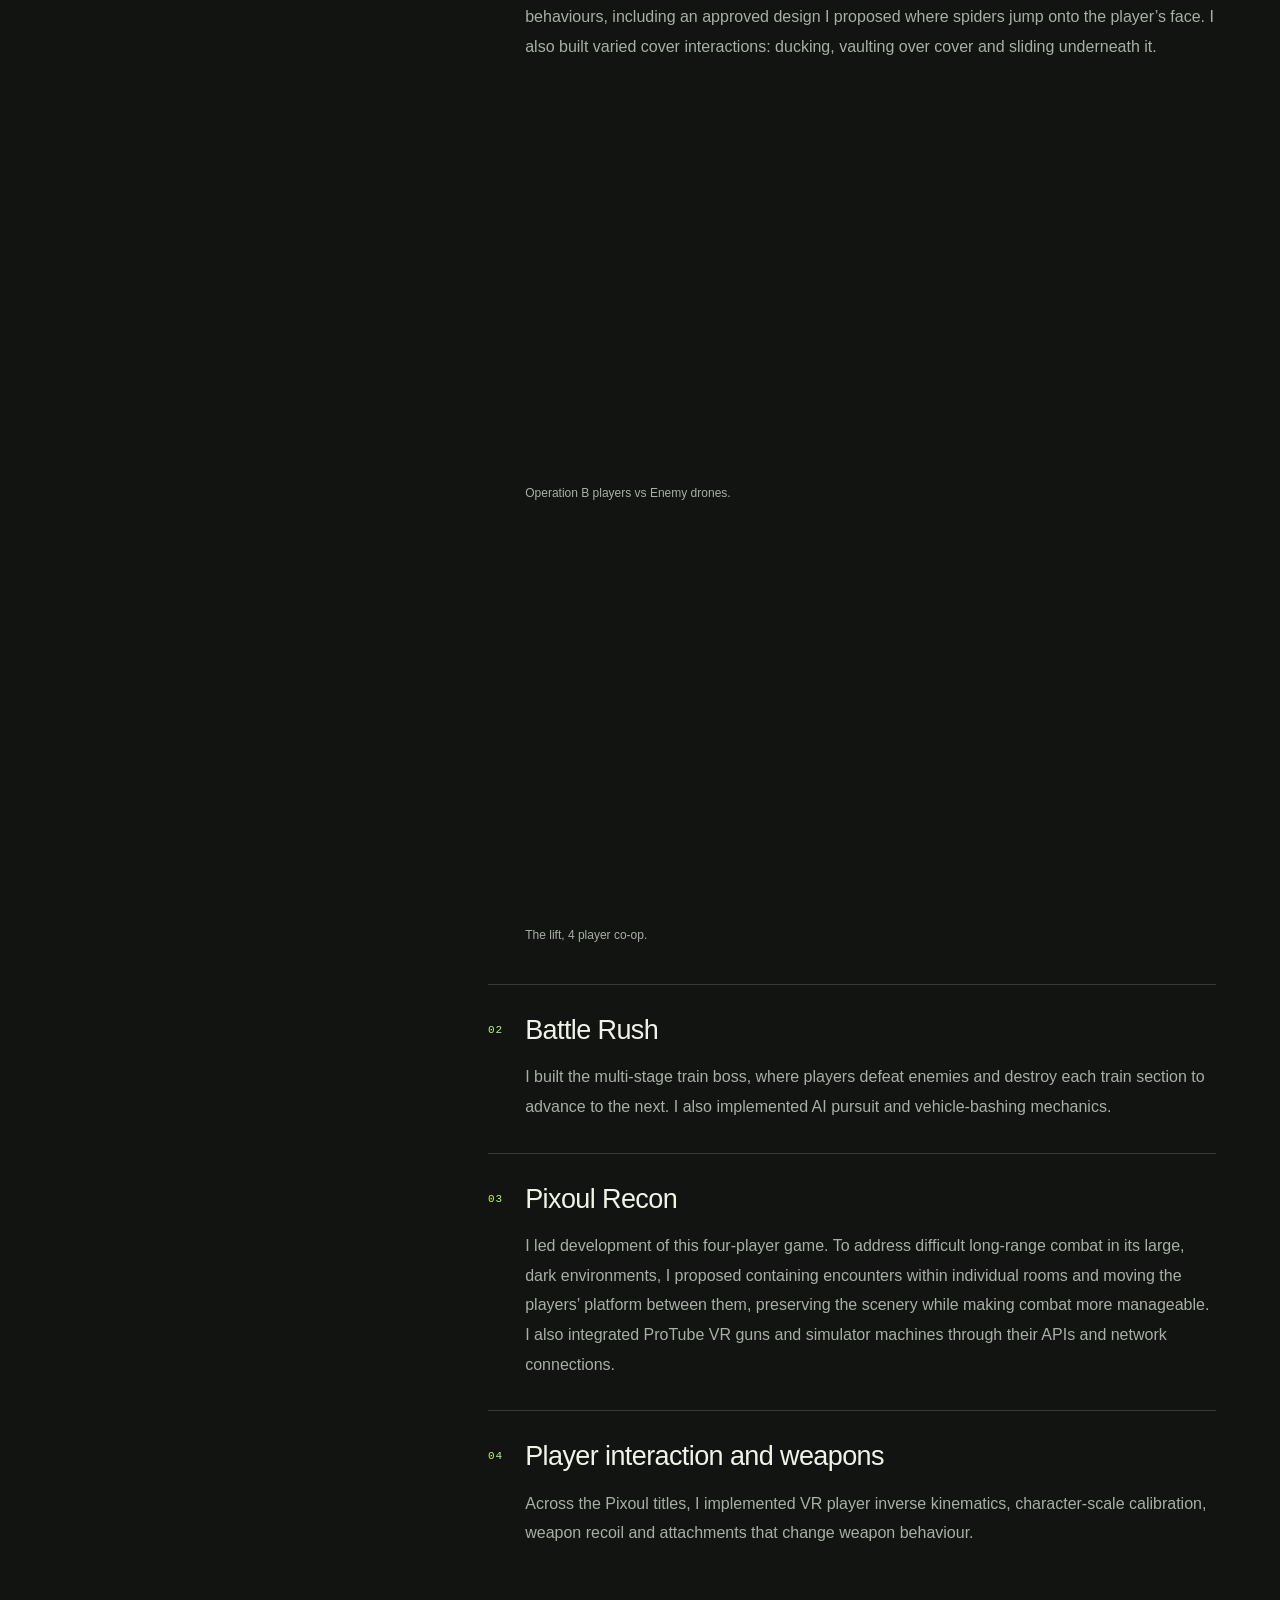
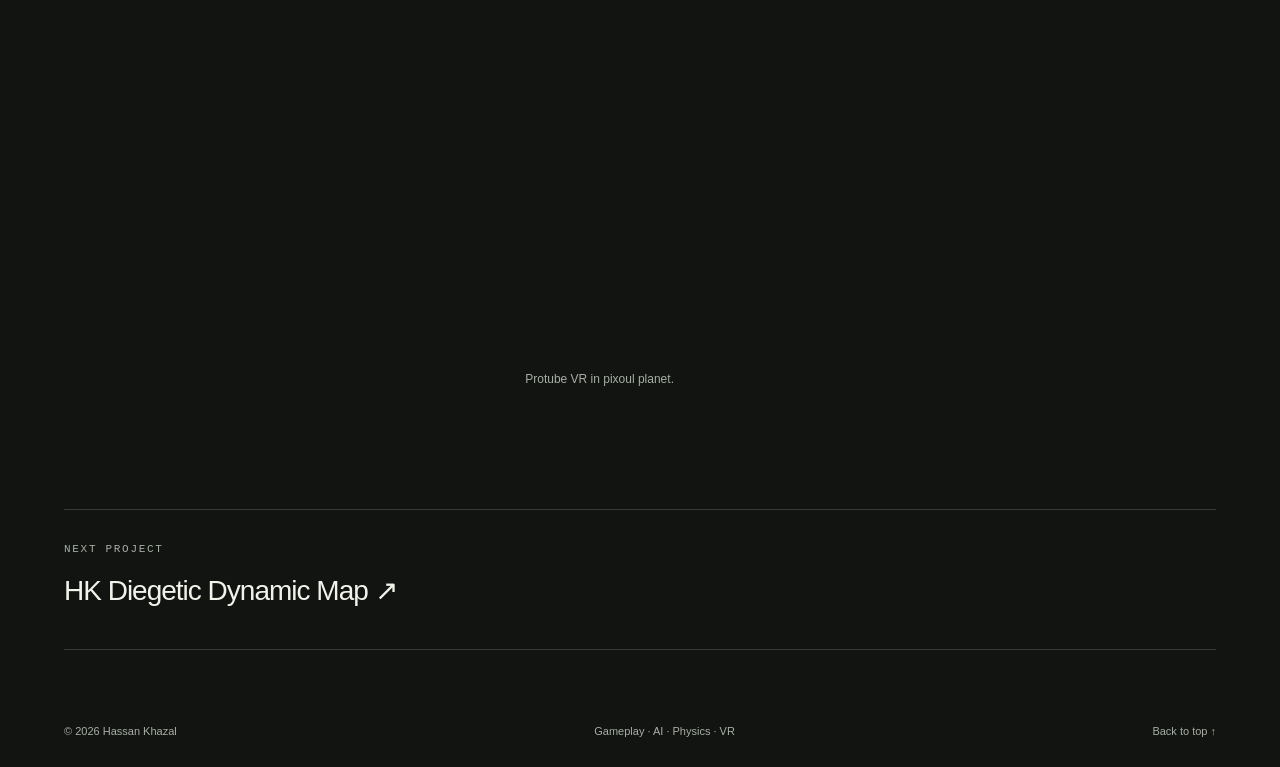
<file: projects/pixoul.html>
<!doctype html><html lang="en"><head><meta charset="utf-8"><meta name="viewport" content="width=device-width,initial-scale=1"><title>Pixoul Planet / RobocomVR | Hassan Khazal</title><meta name="description" content="Enemy AI, a multi-stage train boss and vehicle combat, plus development leadership and encounter redesign on Pixoul Recon."><meta name="theme-color" content="#111411"><meta property="og:title" content="Pixoul Planet / RobocomVR | Hassan Khazal"><meta property="og:description" content="Enemy AI, a multi-stage train boss and vehicle combat, plus development leadership and encounter redesign on Pixoul Recon."><meta property="og:type" content="website"><link rel="icon" href="../assets/favicon.svg" type="image/svg+xml"><link rel="stylesheet" href="../style.css"></head><body id="top" data-root="../"><a class="skip" href="#main">Skip to content</a><header class="site-header"><a class="brand" href="../index.html" aria-label="Hassan Khazal home">HK<span class="brand-dot">.</span></a><nav aria-label="Main navigation"><a href="../index.html#work">Work</a><a href="../index.html#about">About</a><a href="../index.html#experience">Experience</a><a class="nav-contact" href="../index.html#contact">Let’s talk <span aria-hidden="true">↗</span></a></nav></header><main id="main" class="project-page"><a class="back-link" href="../index.html#work">← All projects</a><section class="project-intro"><p class="eyebrow">Professional work · 2020–2023</p><h1>Pixoul Planet / RobocomVR</h1><p class="project-subtitle">AI, encounters and hands-on design.</p><dl class="project-facts"><div><dt>Role</dt><dd>Unity Developer · Development lead on Pixoul Recon</dd></div><div><dt>Engine</dt><dd>Unity</dd></div><div><dt>Focus</dt><dd>AI & combat / VR / Development leadership</dd></div></dl></section><figure class="project-media" data-video="pixoul"><div class="project-art purple" data-poster="pixoul"><div class="art-grid" aria-hidden="true"></div><span class="art-index" aria-hidden="true">HK / PIXOUL</span><div class="art-symbol" aria-hidden="true">⊞</div><span class="art-label">Unity</span><span class="art-note">Project artwork · footage to add</span></div><figcaption>Suggested footage: the Battle Rush train boss, enemy cover behaviours and pursuit, followed by Pixoul Recon’s room-to-room combat flow.</figcaption></figure><div class="case-layout"><aside><p class="eyebrow">Project breakdown</p><p>My contribution</p><a href="../index.html#contact">Get in touch ↗</a></aside><div><section class="case-section overview"><div><p class="eyebrow">Overview</p><h2>AI, encounters and hands-on design.</h2><p>At RobocomVR, I contributed to ten shipped location-based VR titles for Pixoul Planet. My work included enemy behaviours, boss encounters and vehicle combat. I also led development of the four-player Pixoul Recon and proposed design changes to make its combat work within the environment.</p></div></section><section class="case-section"><span class="mono">01</span><div><h2>Enemy AI and behaviours</h2><p>I created humanoid enemies with different weapons, two-axis turrets and spiders with custom behaviours, including an approved design I proposed where spiders jump onto the player’s face. I also built varied cover interactions: ducking, vaulting over cover and sliding underneath it.</p></div></section><section class="case-section"><span class="mono">02</span><div><h2>Battle Rush</h2><p>I built the multi-stage train boss, where players defeat enemies and destroy each train section to advance to the next. I also implemented AI pursuit and vehicle-bashing mechanics.</p></div></section><section class="case-section"><span class="mono">03</span><div><h2>Pixoul Recon</h2><p>I led development of this four-player game. To address difficult long-range combat in its large, dark environments, I proposed containing encounters within individual rooms and moving the players’ platform between them, preserving the scenery while making combat more manageable. I also integrated ProTube VR guns and simulator machines through their APIs and network connections.</p></div></section><section class="case-section"><span class="mono">04</span><div><h2>Player interaction and weapons</h2><p>Across the Pixoul titles, I implemented VR player inverse kinematics, character-scale calibration, weapon recoil and attachments that change weapon behaviour.</p></div></section></div></div><a class="next-project" href="minimap-plugin.html"><span class="eyebrow">Next project</span><span>HK Diegetic Dynamic Map ↗</span></a></main><footer><span>© <span data-year>2026</span> Hassan Khazal</span><span>Gameplay · AI · Physics · VR</span><a href="#top">Back to top ↑</a></footer><script src="../config.js"></script><script src="../script.js"></script></body></html>
</file>
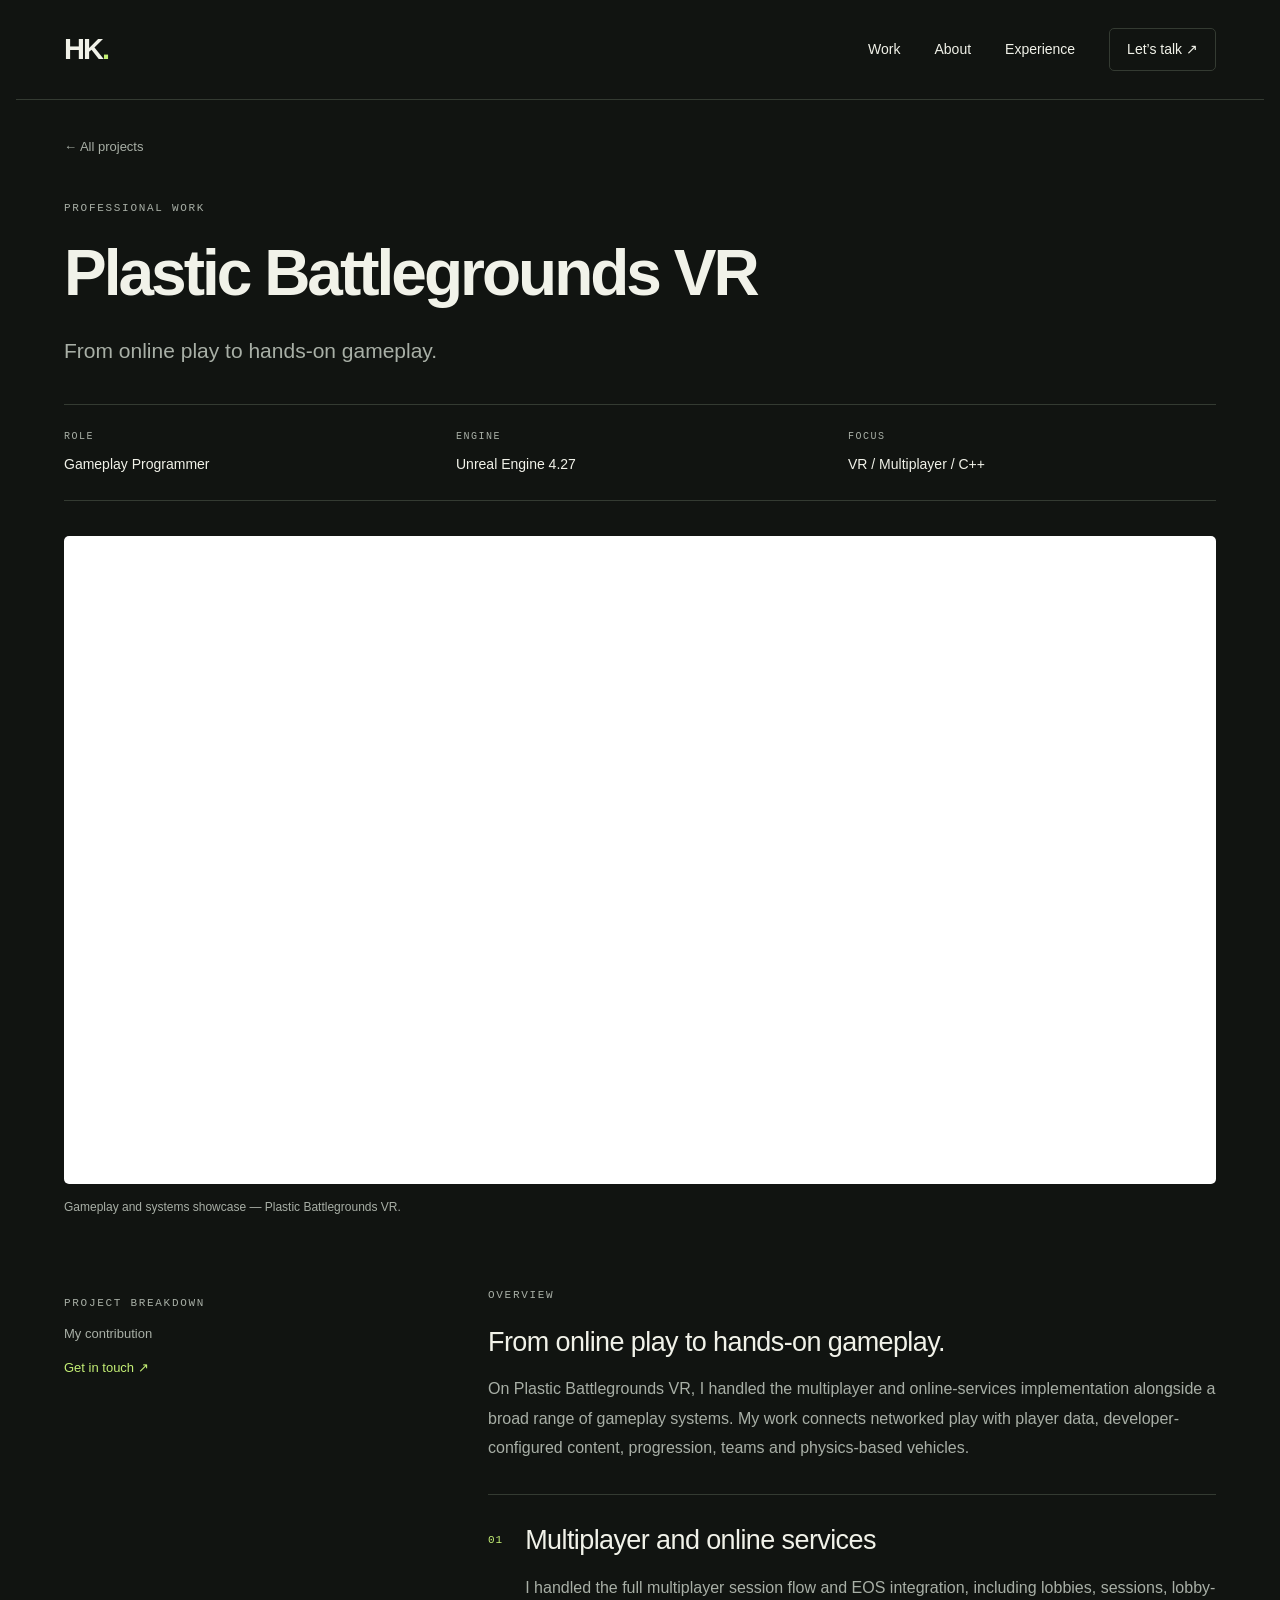
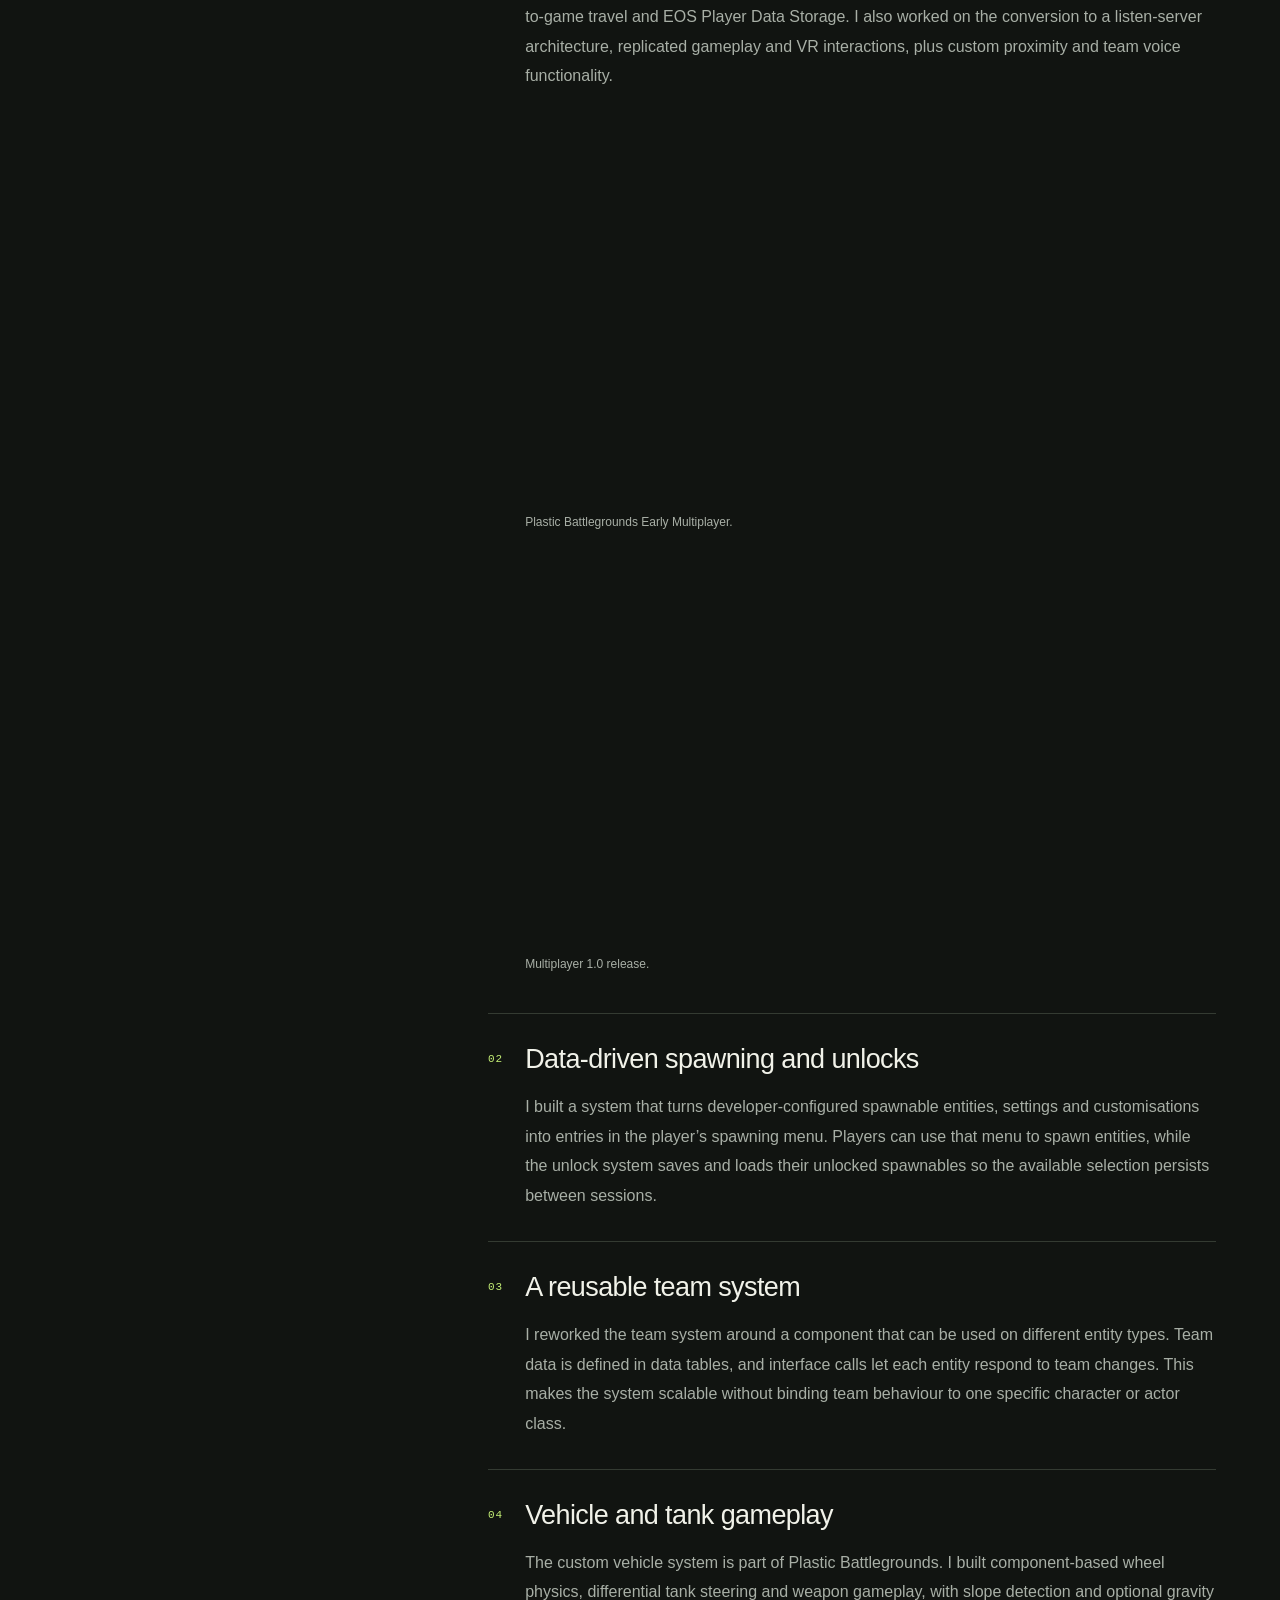
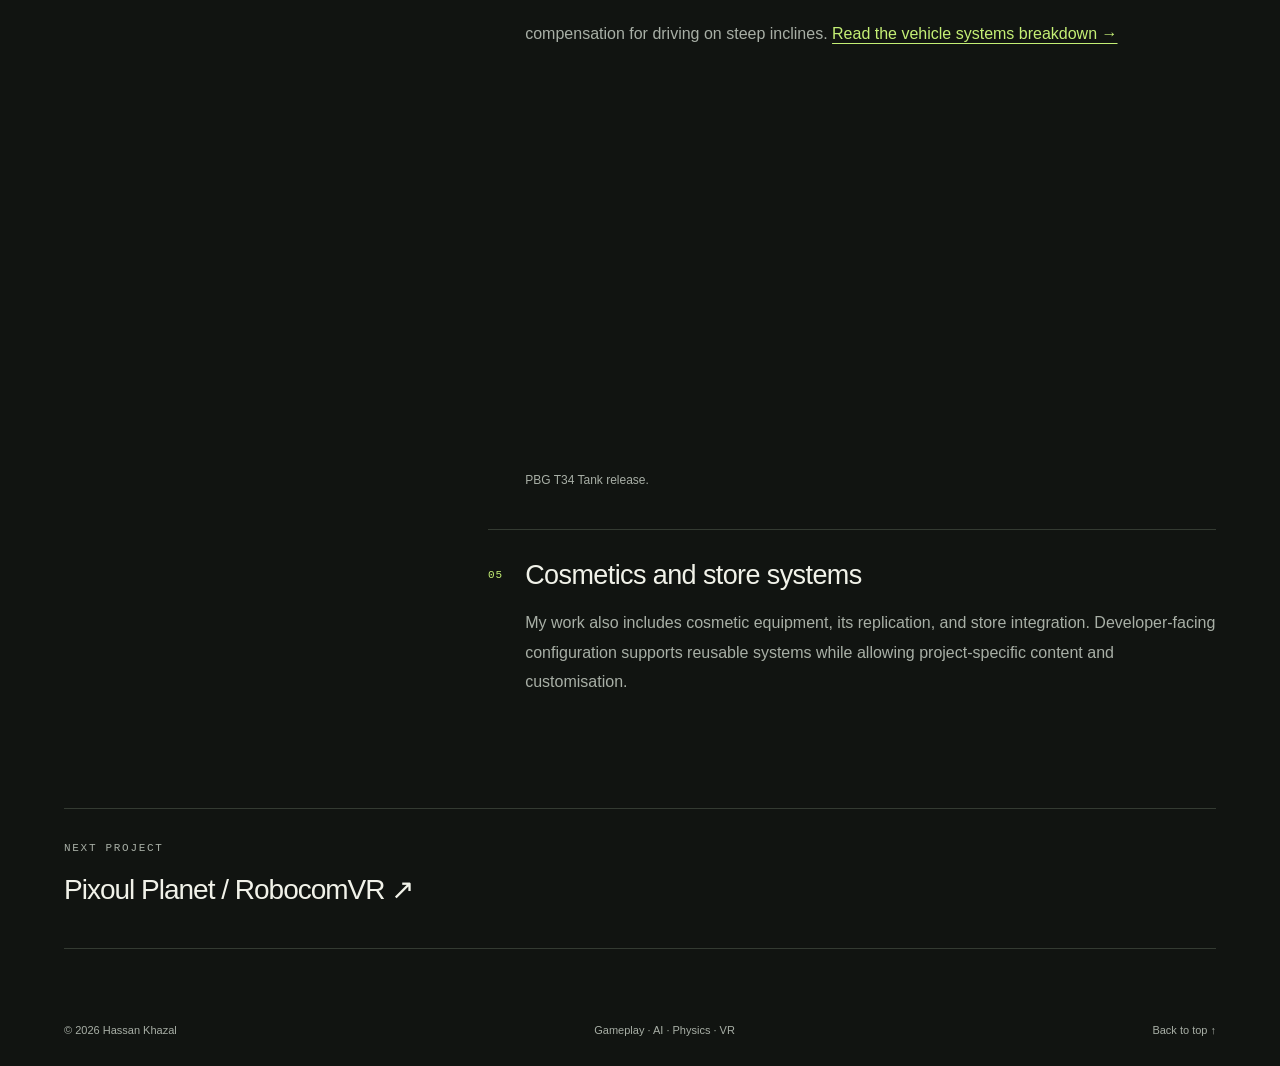
<file: projects/plastic-battlegrounds.html>
<!doctype html><html lang="en"><head><meta charset="utf-8"><meta name="viewport" content="width=device-width,initial-scale=1"><title>Plastic Battlegrounds VR | Hassan Khazal</title><meta name="description" content="VR gameplay development spanning multiplayer, vehicles, spawning, player progression, teams and online services."><meta name="theme-color" content="#111411"><meta property="og:title" content="Plastic Battlegrounds VR | Hassan Khazal"><meta property="og:description" content="VR gameplay development spanning multiplayer, vehicles, spawning, player progression, teams and online services."><meta property="og:type" content="website"><link rel="icon" href="../assets/favicon.svg" type="image/svg+xml"><link rel="stylesheet" href="../style.css"></head><body id="top" data-root="../"><a class="skip" href="#main">Skip to content</a><header class="site-header"><a class="brand" href="../index.html" aria-label="Hassan Khazal home">HK<span class="brand-dot">.</span></a><nav aria-label="Main navigation"><a href="../index.html#work">Work</a><a href="../index.html#about">About</a><a href="../index.html#experience">Experience</a><a class="nav-contact" href="../index.html#contact">Let’s talk <span aria-hidden="true">↗</span></a></nav></header><main id="main" class="project-page"><a class="back-link" href="../index.html#work">← All projects</a><section class="project-intro"><p class="eyebrow">Professional work</p><h1>Plastic Battlegrounds VR</h1><p class="project-subtitle">From online play to hands-on gameplay.</p><dl class="project-facts"><div><dt>Role</dt><dd>Gameplay Programmer</dd></div><div><dt>Engine</dt><dd>Unreal Engine 4.27</dd></div><div><dt>Focus</dt><dd>VR / Multiplayer / C++</dd></div></dl></section><figure class="project-media" data-video="plastic-battlegrounds"><div class="project-art lime" data-poster="plastic-battlegrounds"><div class="art-grid" aria-hidden="true"></div><span class="art-index" aria-hidden="true">HK / PLASTIC-BATTLEGROUNDS</span><div class="art-symbol" aria-hidden="true">◇</div><span class="art-label">Unreal Engine 4.27</span><span class="art-note">Project artwork · footage to add</span></div><figcaption>Suggested footage: multiplayer interaction, the spawning menu and persistent unlocks, team changes, and vehicle gameplay.</figcaption></figure><div class="case-layout"><aside><p class="eyebrow">Project breakdown</p><p>My contribution</p><a href="../index.html#contact">Get in touch ↗</a></aside><div><section class="case-section overview"><div><p class="eyebrow">Overview</p><h2>From online play to hands-on gameplay.</h2><p>On Plastic Battlegrounds VR, I handled the multiplayer and online-services implementation alongside a broad range of gameplay systems. My work connects networked play with player data, developer-configured content, progression, teams and physics-based vehicles.</p></div></section><section class="case-section"><span class="mono">01</span><div><h2>Multiplayer and online services</h2><p>I handled the full multiplayer session flow and EOS integration, including lobbies, sessions, lobby-to-game travel and EOS Player Data Storage. I also worked on the conversion to a listen-server architecture, replicated gameplay and VR interactions, plus custom proximity and team voice functionality.</p></div></section><section class="case-section"><span class="mono">02</span><div><h2>Data-driven spawning and unlocks</h2><p>I built a system that turns developer-configured spawnable entities, settings and customisations into entries in the player’s spawning menu. Players can use that menu to spawn entities, while the unlock system saves and loads their unlocked spawnables so the available selection persists between sessions.</p></div></section><section class="case-section"><span class="mono">03</span><div><h2>A reusable team system</h2><p>I reworked the team system around a component that can be used on different entity types. Team data is defined in data tables, and interface calls let each entity respond to team changes. This makes the system scalable without binding team behaviour to one specific character or actor class.</p></div></section><section class="case-section"><span class="mono">04</span><div><h2>Vehicle and tank gameplay</h2><p>The custom vehicle system is part of Plastic Battlegrounds. I built component-based wheel physics, differential tank steering and weapon gameplay, with slope detection and optional gravity compensation for driving on steep inclines. <a class="text-link" href="vehicles.html">Read the vehicle systems breakdown →</a></p></div></section><section class="case-section"><span class="mono">05</span><div><h2>Cosmetics and store systems</h2><p>My work also includes cosmetic equipment, its replication, and store integration. Developer-facing configuration supports reusable systems while allowing project-specific content and customisation.</p></div></section></div></div><a class="next-project" href="pixoul.html"><span class="eyebrow">Next project</span><span>Pixoul Planet / RobocomVR ↗</span></a></main><footer><span>© <span data-year>2026</span> Hassan Khazal</span><span>Gameplay · AI · Physics · VR</span><a href="#top">Back to top ↑</a></footer><script src="../config.js"></script><script src="../script.js"></script></body></html>
</file>
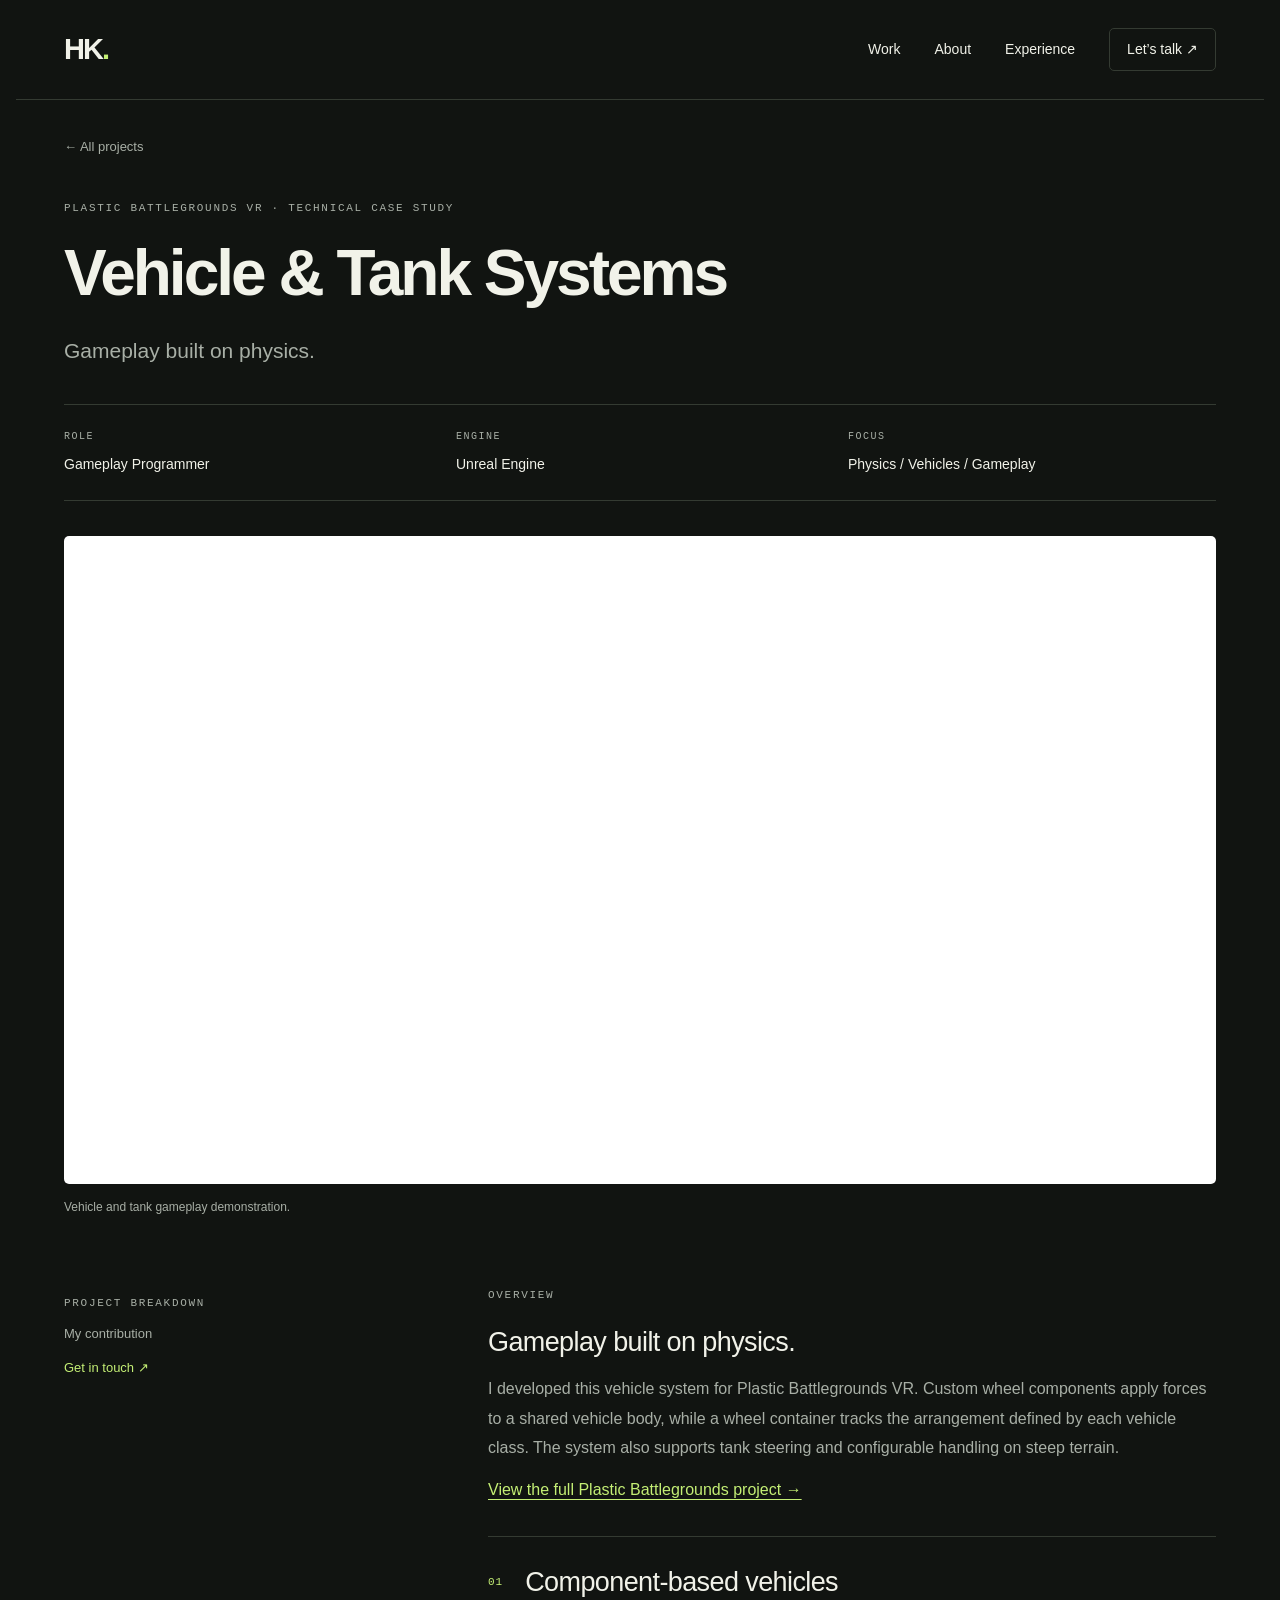
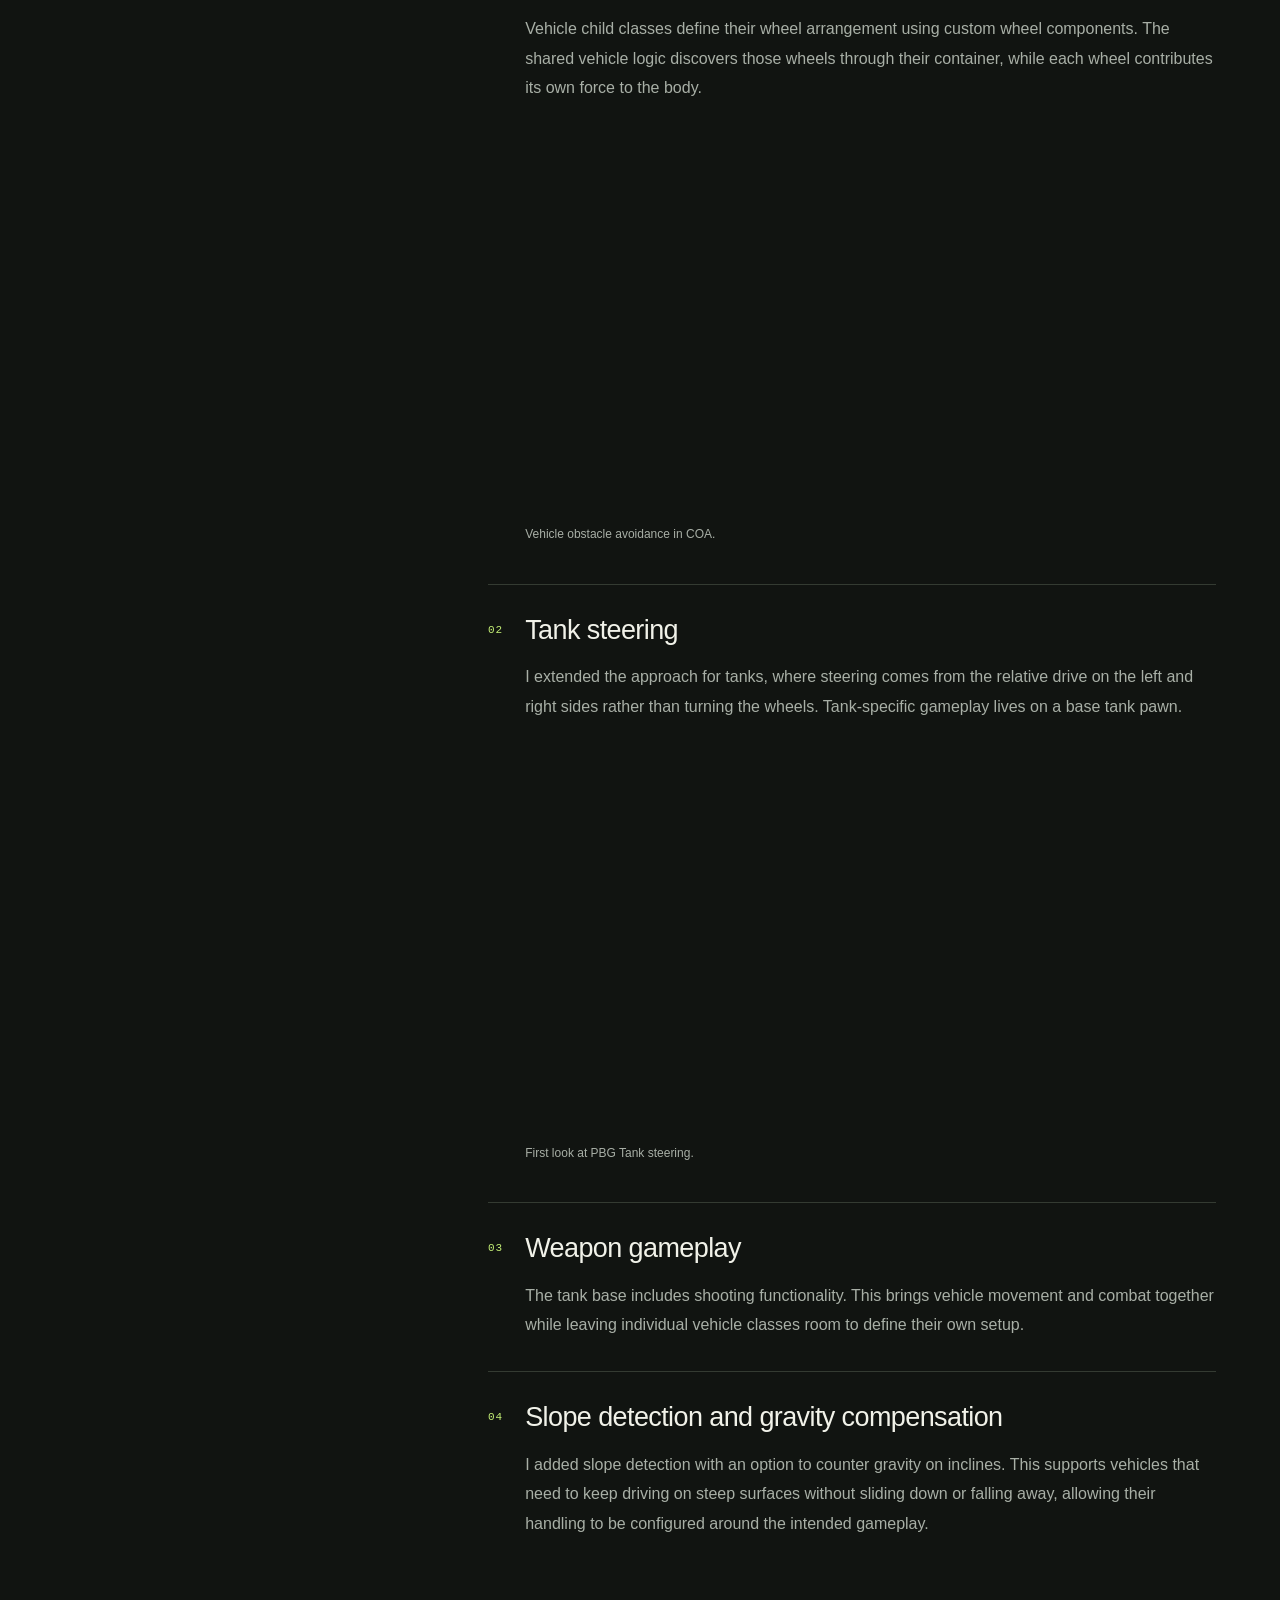
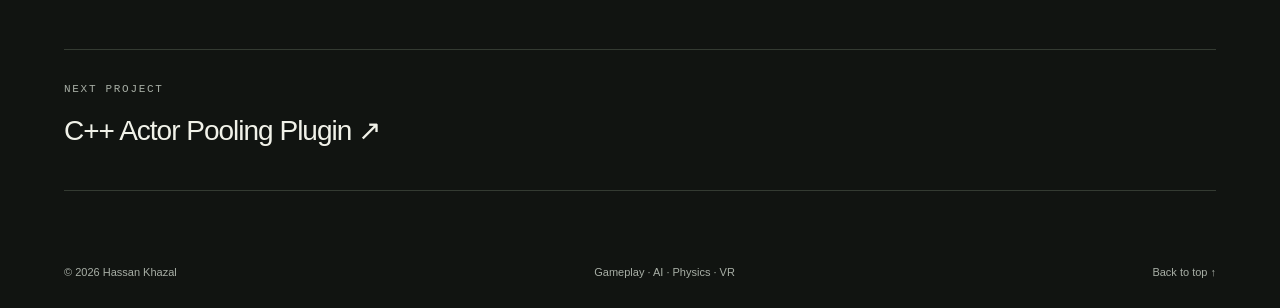
<file: projects/vehicles.html>
<!doctype html><html lang="en"><head><meta charset="utf-8"><meta name="viewport" content="width=device-width,initial-scale=1"><title>Vehicle &amp; Tank Systems | Hassan Khazal</title><meta name="description" content="A Plastic Battlegrounds VR system: custom wheel physics, tank steering, slope detection and optional gravity compensation."><meta name="theme-color" content="#111411"><meta property="og:title" content="Vehicle &amp; Tank Systems | Hassan Khazal"><meta property="og:description" content="A Plastic Battlegrounds VR system: custom wheel physics, tank steering, slope detection and optional gravity compensation."><meta property="og:type" content="website"><link rel="icon" href="../assets/favicon.svg" type="image/svg+xml"><link rel="stylesheet" href="../style.css"></head><body id="top" data-root="../"><a class="skip" href="#main">Skip to content</a><header class="site-header"><a class="brand" href="../index.html" aria-label="Hassan Khazal home">HK<span class="brand-dot">.</span></a><nav aria-label="Main navigation"><a href="../index.html#work">Work</a><a href="../index.html#about">About</a><a href="../index.html#experience">Experience</a><a class="nav-contact" href="../index.html#contact">Let’s talk <span aria-hidden="true">↗</span></a></nav></header><main id="main" class="project-page"><a class="back-link" href="../index.html#work">← All projects</a><section class="project-intro"><p class="eyebrow">Plastic Battlegrounds VR · Technical case study</p><h1>Vehicle & Tank Systems</h1><p class="project-subtitle">Gameplay built on physics.</p><dl class="project-facts"><div><dt>Role</dt><dd>Gameplay Programmer</dd></div><div><dt>Engine</dt><dd>Unreal Engine</dd></div><div><dt>Focus</dt><dd>Physics / Vehicles / Gameplay</dd></div></dl></section><figure class="project-media" data-video="vehicles"><div class="project-art orange" data-poster="vehicles"><div class="art-grid" aria-hidden="true"></div><span class="art-index" aria-hidden="true">HK / VEHICLES</span><div class="art-symbol" aria-hidden="true">⌁</div><span class="art-label">Unreal Engine</span><span class="art-note">Project artwork · footage to add</span></div><figcaption>Suggested clip: driving and turning in place, then the same steep incline with gravity compensation disabled and enabled.</figcaption></figure><div class="case-layout"><aside><p class="eyebrow">Project breakdown</p><p>My contribution</p><a href="../index.html#contact">Get in touch ↗</a></aside><div><section class="case-section overview"><div><p class="eyebrow">Overview</p><h2>Gameplay built on physics.</h2><p>I developed this vehicle system for Plastic Battlegrounds VR. Custom wheel components apply forces to a shared vehicle body, while a wheel container tracks the arrangement defined by each vehicle class. The system also supports tank steering and configurable handling on steep terrain. <a class="text-link" href="plastic-battlegrounds.html">View the full Plastic Battlegrounds project →</a></p></div></section><section class="case-section"><span class="mono">01</span><div><h2>Component-based vehicles</h2><p>Vehicle child classes define their wheel arrangement using custom wheel components. The shared vehicle logic discovers those wheels through their container, while each wheel contributes its own force to the body.</p></div></section><section class="case-section"><span class="mono">02</span><div><h2>Tank steering</h2><p>I extended the approach for tanks, where steering comes from the relative drive on the left and right sides rather than turning the wheels. Tank-specific gameplay lives on a base tank pawn.</p></div></section><section class="case-section"><span class="mono">03</span><div><h2>Weapon gameplay</h2><p>The tank base includes shooting functionality. This brings vehicle movement and combat together while leaving individual vehicle classes room to define their own setup.</p></div></section><section class="case-section"><span class="mono">04</span><div><h2>Slope detection and gravity compensation</h2><p>I added slope detection with an option to counter gravity on inclines. This supports vehicles that need to keep driving on steep surfaces without sliding down or falling away, allowing their handling to be configured around the intended gameplay.</p></div></section></div></div><a class="next-project" href="actor-pooling.html"><span class="eyebrow">Next project</span><span>C++ Actor Pooling Plugin ↗</span></a></main><footer><span>© <span data-year>2026</span> Hassan Khazal</span><span>Gameplay · AI · Physics · VR</span><a href="#top">Back to top ↑</a></footer><script src="../config.js"></script><script src="../script.js"></script></body></html>
</file>
<file: style.css>
:root{color-scheme:dark;--bg:#111411;--panel:#191e19;--text:#f1f2e9;--muted:#a8afa6;--accent:#c4ef75;--line:#343b32}*{box-sizing:border-box}html{scroll-behavior:smooth;scroll-padding-top:100px}body{margin:0;background:var(--bg);color:var(--text);font-family:Arial,Helvetica,sans-serif;font-size:16px;line-height:1.65}a{color:inherit;text-decoration:none}a:hover{color:var(--accent)}button,a{-webkit-tap-highlight-color:transparent}a:focus-visible,button:focus-visible{outline:3px solid var(--accent);outline-offset:6px}[hidden]{display:none!important}::selection{background:var(--accent);color:var(--bg)}.site-header,main,footer{max-width:1248px;margin:auto;padding-left:48px;padding-right:48px}.site-header{height:100px;display:flex;align-items:center;justify-content:space-between;border-bottom:1px solid var(--line)}.brand{font-size:29px;font-weight:800;letter-spacing:-2px}.brand-dot{color:var(--accent)}nav{display:flex;align-items:center;gap:34px;font-size:14px}nav .nav-contact{border:1px solid var(--line);padding:9px 17px;border-radius:5px}.skip{position:fixed;top:-100px;left:20px;background:var(--accent);color:var(--bg);padding:12px;z-index:20}.skip:focus{top:10px}.hero{display:grid;grid-template-columns:1fr 270px;gap:55px;padding:92px 0 76px;align-items:center}.eyebrow,.mono,.tags,.side-signature,.art-index,.art-label,.art-note{font-family:Consolas,'Courier New',monospace}.eyebrow{font-size:11px;letter-spacing:1.7px;text-transform:uppercase;font-weight:400;color:var(--muted);margin:0 0 22px}.status-dot{display:inline-block;width:7px;height:7px;border-radius:50%;background:var(--accent);margin-right:8px;box-shadow:0 0 14px #c4ef7530}h1,h2,h3,p{margin-top:0}h1{font-size:clamp(42px,5.2vw,68px);line-height:1.06;letter-spacing:-3px;font-weight:600;margin-bottom:27px}em{font-style:normal;color:var(--accent)}.hero-description{max-width:540px;font-size:17px;color:var(--muted);line-height:1.8}.actions{display:flex;gap:12px;flex-wrap:wrap;margin-top:30px}.button{display:inline-flex;gap:26px;align-items:center;justify-content:center;border:1px solid var(--line);border-radius:4px;padding:12px 20px;font-size:14px;font-weight:600}.button.primary{background:var(--accent);color:var(--bg);border-color:var(--accent)}.button:hover{background:#242d20;color:var(--text)}.button.primary:hover{background:#d8ffa0;color:var(--bg)}.button.quiet{border-color:transparent}.hero-side{border-left:1px solid var(--line);padding-left:30px}.mono{font-size:11px;color:var(--muted);letter-spacing:1px}.hero-side>div{padding:22px 0;border-bottom:1px solid var(--line);position:relative}.hero-side h2{font-size:22px;letter-spacing:-.5px;margin:0 0 2px}.hero-side p{font-size:12px;color:var(--muted);margin:0}.focus-num{position:absolute;right:0;top:25px;color:#7d8975;font-size:10px;font-family:monospace}.side-signature{display:block;font-size:9px;letter-spacing:.6px;color:var(--muted);margin-top:24px}.skill-strip{display:flex;justify-content:space-between;gap:20px;padding:22px 0;border-block:1px solid var(--line);color:var(--muted);font-size:12px}.section{padding:88px 0;border-bottom:1px solid var(--line)}.section-heading{display:flex;justify-content:space-between;gap:24px;align-items:flex-end;margin-bottom:38px}.section-heading h2{margin-bottom:0}h2{font-size:39px;line-height:1.17;letter-spacing:-1.6px;font-weight:500}.section-heading>p{color:var(--muted);font-size:14px;margin-bottom:3px}.project-grid{display:grid;grid-template-columns:1fr 1fr;gap:46px 28px}.project-card{min-width:0}.art-link{display:block;overflow:hidden;border-radius:6px}.project-art{aspect-ratio:16/9;position:relative;overflow:hidden;background:#253022;color:#c4ef75;isolation:isolate}.project-art.blue{background:#1d2b35;color:#86c7e6}.project-art.orange{background:#30271f;color:#e8b780}.project-art.purple{background:#292331;color:#bca4e2}.art-grid{position:absolute;inset:0;background-image:linear-gradient(currentColor 1px,transparent 1px),linear-gradient(90deg,currentColor 1px,transparent 1px);background-size:42px 42px;opacity:.07;transform:rotate(-15deg) scale(1.3)}.art-index{position:absolute;top:19px;left:22px;font-size:9px;letter-spacing:1.2px;opacity:.75}.art-symbol{position:absolute;inset:0;display:flex;align-items:center;justify-content:center;font-size:155px;line-height:1;text-shadow:25px 10px 0 #ffffff08;transform:rotate(-12deg);transition:transform .25s}.art-link:hover .art-symbol{transform:rotate(-5deg) scale(1.06)}.art-label{position:absolute;bottom:20px;left:22px;font-size:10px;letter-spacing:1px}.art-note{position:absolute;bottom:20px;right:22px;font-size:8px;opacity:.7}.project-art img{width:100%;height:100%;object-fit:cover;position:absolute;inset:0}.card-body{padding-top:22px}.card-body .eyebrow{font-size:10px;margin-bottom:10px}.card-body h3{font-size:24px;font-weight:500;letter-spacing:-.6px;line-height:1.3;margin-bottom:11px}.card-body h3 a{display:flex;justify-content:space-between;gap:15px}.card-body h3 span{font-size:20px;color:var(--accent)}.card-body>p{color:var(--muted);font-size:14px;max-width:480px}.tags{display:flex;flex-wrap:wrap;gap:8px}.tags span{font-size:10px;border:1px solid var(--line);border-radius:3px;padding:3px 9px;color:var(--muted)}.about{display:grid;grid-template-columns:1fr 1fr;gap:70px}.about-copy>p{color:var(--muted);font-size:15px}.about-copy .lead{font-size:21px;line-height:1.55;color:var(--text)}.about .tags{margin-top:26px}.timeline{margin-top:42px}.timeline article{display:grid;grid-template-columns:1fr 2fr;gap:30px;padding:28px 0;border-top:1px solid var(--line)}.timeline article h3{font-size:22px;margin-bottom:3px;font-weight:500}.timeline .role{color:var(--accent);font-size:13px;margin-bottom:10px}.timeline article p:last-child{font-size:14px;color:var(--muted);max-width:560px;margin:0}.timeline .mono{padding-top:7px}.contact{padding-bottom:95px}.contact h2{font-size:clamp(38px,5vw,58px);letter-spacing:-2px}.contact>p:not(.eyebrow){color:var(--muted);max-width:550px}.setup-note{font-size:13px}.contact .actions:empty{display:none}footer{display:flex;justify-content:space-between;gap:25px;padding-top:27px;padding-bottom:27px;font-size:11px;color:var(--muted)}.back-link{display:inline-block;font-size:13px;color:var(--muted);margin:36px 0 42px}.project-intro h1{font-size:clamp(40px,5vw,64px);max-width:850px}.project-subtitle{font-size:21px;color:var(--muted)}.project-facts{display:grid;grid-template-columns:1fr 1fr 1fr;border-block:1px solid var(--line);padding:24px 0;margin:35px 0}.project-facts dt{font-family:monospace;font-size:10px;text-transform:uppercase;letter-spacing:1.5px;color:var(--muted);margin-bottom:7px}.project-facts dd{margin:0;font-size:14px}.project-media{margin:0}.project-media .project-art{border-radius:5px}.project-media .art-symbol{font-size:230px}.project-media figcaption{font-size:12px;color:var(--muted);padding:14px 0}.project-media iframe{width:100%;aspect-ratio:16/9;display:block;border:0;border-radius:5px;background:#000}.case-layout{display:grid;grid-template-columns:1fr 2fr;gap:60px;margin:55px 0 80px}.case-layout>aside{font-size:13px;color:var(--muted);padding-top:8px}.case-layout>aside a{color:var(--accent)}.case-layout>aside .eyebrow{margin-bottom:10px}.case-section{display:flex;gap:22px;border-top:1px solid var(--line);padding:30px 0 15px}.case-section .mono{padding-top:6px;color:var(--accent)}.case-section h2{font-size:27px;letter-spacing:-.6px;margin-bottom:16px}.case-section p:not(.eyebrow){font-size:16px;color:var(--muted);line-height:1.85}.case-section.overview{border:0;padding-top:0}.next-project{display:block;border-block:1px solid var(--line);padding:30px 0 35px;margin-bottom:45px}.next-project .eyebrow{display:block;margin-bottom:10px}.next-project>span:last-child{font-size:28px;letter-spacing:-1px}@media(min-width:1500px){.hero{padding-block:110px}.hero h1{font-size:73px}}@media(max-width:850px){.site-header,main,footer{padding-left:28px;padding-right:28px}.hero{grid-template-columns:1fr;padding:60px 0;gap:35px}.hero-side{display:none}.hero h1{font-size:60px}.about{gap:30px}.section{padding-block:65px}.section-heading{align-items:start}.section-heading>p{max-width:230px}.case-layout{grid-template-columns:1fr;gap:20px}.case-layout>aside{display:none}.art-note{display:none}h2{font-size:33px}}@media(max-width:580px){.site-header,main,footer{padding-left:20px;padding-right:20px}.site-header{height:82px}nav{gap:18px;font-size:12px}nav .nav-contact{padding:0;border:0}nav a[href$='#experience']{display:none}.hero{padding:48px 0}.hero h1{font-size:46px;letter-spacing:-2px}.hero .eyebrow{font-size:9px;letter-spacing:1px}.hero-description{font-size:16px}.skill-strip{flex-wrap:wrap;justify-content:flex-start;gap:10px 20px;font-size:11px}.section-heading{display:block}.section-heading>p{margin-top:20px;max-width:none}.project-grid,.about{grid-template-columns:1fr}.section{padding-block:52px}.project-grid{gap:38px}.art-note{display:block;font-size:7px}.card-body h3{font-size:23px}.timeline article{grid-template-columns:1fr;gap:10px}.timeline{margin-top:30px}.about{gap:12px}footer{flex-wrap:wrap;font-size:10px}footer>span:nth-child(2){display:none}.project-facts{grid-template-columns:1fr;gap:18px}.project-intro h1{font-size:42px;letter-spacing:-1.8px}.project-media .art-symbol{font-size:145px}.project-media .art-note{display:none}.case-section{gap:13px}.case-section h2{font-size:24px}.back-link{margin-bottom:30px}.next-project>span:last-child{font-size:23px}}@media(prefers-reduced-motion:reduce){html{scroll-behavior:auto}*,*::before,*::after{transition:none!important}}@media print{body{background:white;color:black}.hero-side,nav,.actions,.project-art,.skill-strip,.back-link{display:none}main{padding:0}.hero,.section{padding:20px 0}.project-grid{display:block}.project-card{break-inside:avoid;margin-bottom:24px}.eyebrow,p,.tags span{color:#333!important}}

.text-link{display:inline-block;color:var(--accent);text-decoration:underline;text-underline-offset:4px;margin-top:12px}.project-facts{gap:24px}.project-facts dd{overflow-wrap:break-word}

.case-section>div{min-width:0;width:100%}.inline-media{margin:24px 0}.inline-media iframe{display:block;width:100%;aspect-ratio:16/9;border:0;border-radius:5px}.inline-media img{display:block;max-width:100%;height:auto;border-radius:5px}.inline-media figcaption{font-size:12px;color:var(--muted);margin-top:10px;line-height:1.6}.media-gallery{margin:45px 0}.media-gallery h2{font-size:26px}

.jam-grid{display:grid;grid-template-columns:1fr 1fr;gap:28px}.jam-card{min-width:0}.jam-video{aspect-ratio:16/9;display:flex;align-items:center;justify-content:center;background:var(--panel);border:1px solid var(--line);border-radius:5px;overflow:hidden;color:var(--muted);font-size:12px}.jam-video iframe{width:100%;height:100%;border:0}.jam-card h3{font-size:23px;font-weight:500;margin:18px 0 8px}.jam-card p{font-size:14px;color:var(--muted);margin-bottom:0}@media(max-width:580px){.jam-grid{grid-template-columns:1fr;gap:28px}}

.jam-links{margin-top:18px;gap:10px}.jam-links .button{font-size:12px;padding:8px 13px}
</file>
